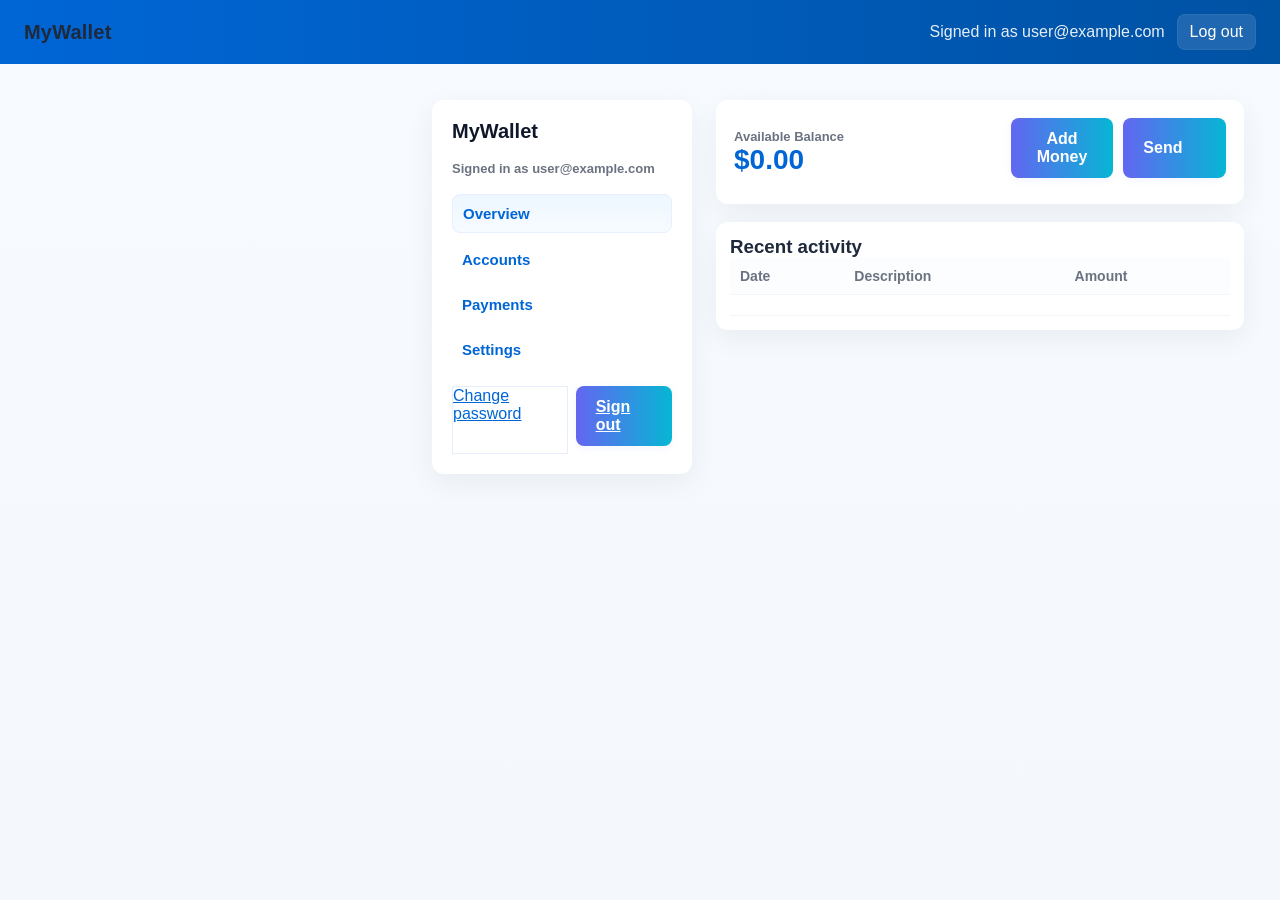
<file: dashboard_snapshot.html>
﻿
<!DOCTYPE html>
<html lang="en">
<head>
    <meta charset="UTF-8">
    <title>Dashboard | MyWallet</title>
    <link rel="stylesheet" href="style.css">
</head>
<body>

    <header class="topbar">
        <h2>MyWallet</h2>
        <div style="display:flex;align-items:center;gap:12px;color:#fff">
            <span style="opacity:.9">Signed in as user@example.com</span>
                        <a class="logout" href="logout.php">Log out</a>
        </div>
    </header>

    <main class="container">
                <div class="bank-wrap">
            <aside class="bank-sidebar">
                <div class="bank-brand">MyWallet</div>
                <div class="muted-small">Signed in as user@example.com</div>
                <nav class="nav">
                    <a href="#" class="active">Overview</a>
                    <a href="#">Accounts</a>
                    <a href="#">Payments</a>
                    <a href="#">Settings</a>
                </nav>
                <div style="margin-top:auto;display:flex;gap:8px">
                    <a class="btn-ghost" href="change_password.php">Change password</a>
                    <a class="btn" href="logout.php">Sign out</a>
                </div>
            </aside>

            <section>
                <div class="account-card">
                    <div style="display:flex;align-items:center;justify-content:space-between">
                        <div>
                            <div class="muted-small">Available Balance</div>
                            <div id="account-balance" class="account-balance">$0.00</div>
                        </div>
                        <div class="quick-actions">
                            <button id="add-money" class="btn btn-primary">Add Money</button>
                            <button id="open-send" class="btn btn-ghost">Send</button>
                        </div>
                    </div>
                </div>

                <div style="height:18px"></div>

                <div class="transactions-table">
                    <h3>Recent activity</h3>
                    <div id="tx-list">
<table><thead><tr><th>Date</th><th>Description</th><th>Amount</th></tr></thead><tbody>
<tr><td></td><td></td><td></td></tr>
</tbody></table>
</div>
                </div>
            </section>
        </div>

        <!-- Send money modal -->
        <div id="send-modal" class="modal" style="display:none">
            <div class="card">
                <div style="display:flex;align-items:center;justify-content:space-between">
                    <h3 style="margin:0">Send Money</h3>
                    <button id="close-send" class="close-btn">✕</button>
                </div>
                <form id="send-form" class="send-form" onsubmit="return false;">
                    <input name="to" placeholder="Recipient (email or account)" required>
                    <input name="amount" placeholder="Amount (USD)" type="number" step="0.01" required>
                    <div style="display:flex;gap:8px;justify-content:flex-end">
                        <button type="button" class="btn" id="cancel-send">Cancel</button>
                        <button type="submit" class="btn btn-primary">Send</button>
                    </div>
                </form>
            </div>
        </div>

    </main>
    <script>window.__USER_ID__ = 2;</script>
    <link rel="stylesheet" href="bank.css">
    <script src="bank.js"></script>

</body>
</html>
</file>
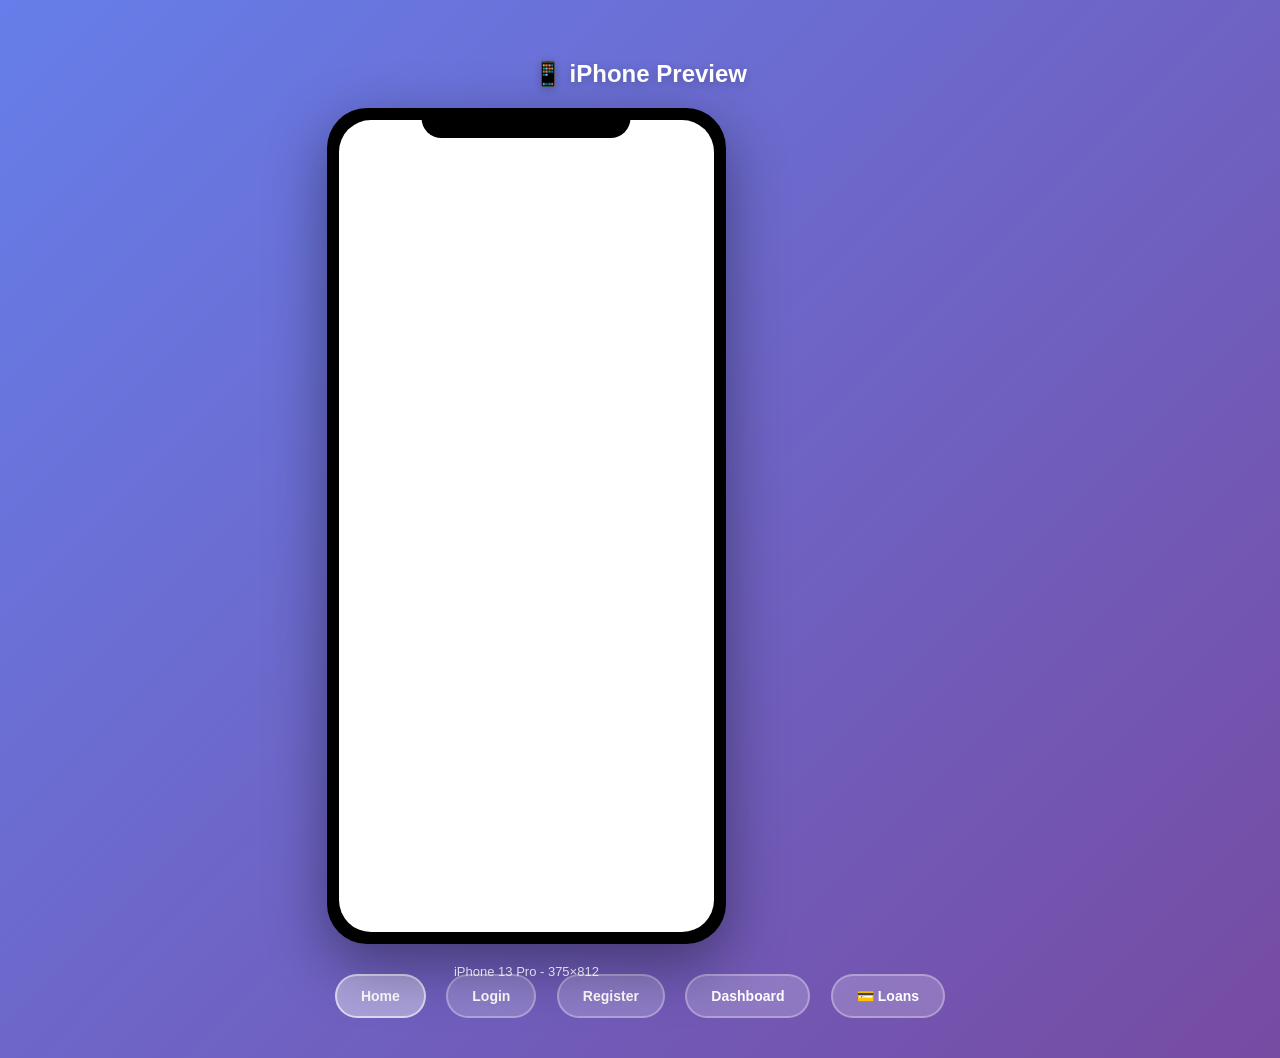
<file: iphone_preview.html>
<!DOCTYPE html>
<html lang="en">
<head>
    <meta charset="UTF-8">
    <meta name="viewport" content="width=device-width, initial-scale=1.0">
    <title>iPhone Preview - Mivonta</title>
    <style>
        body {
            margin: 0;
            padding: 40px 20px;
            background: linear-gradient(135deg, #667eea 0%, #764ba2 100%);
            font-family: -apple-system, BlinkMacSystemFont, "Segoe UI", Roboto, Arial, sans-serif;
            display: flex;
            justify-content: center;
            align-items: center;
            min-height: 100vh;
        }
        .phone-container {
            position: relative;
            width: 375px;
            height: 812px;
            background: #000;
            border-radius: 40px;
            padding: 12px;
            box-shadow: 0 20px 60px rgba(0,0,0,0.4);
        }
        .phone-notch {
            position: absolute;
            top: 0;
            left: 50%;
            transform: translateX(-50%);
            width: 209px;
            height: 30px;
            background: #000;
            border-radius: 0 0 20px 20px;
            z-index: 10;
        }
        .phone-screen {
            width: 100%;
            height: 100%;
            background: #fff;
            border-radius: 32px;
            overflow: hidden;
            position: relative;
        }
        iframe {
            width: 100%;
            height: 100%;
            border: none;
            border-radius: 32px;
        }
        .controls {
            margin-top: 30px;
            text-align: center;
        }
        .controls button {
            background: rgba(255,255,255,0.2);
            border: 2px solid rgba(255,255,255,0.3);
            color: #fff;
            padding: 12px 24px;
            margin: 0 8px;
            border-radius: 25px;
            cursor: pointer;
            font-size: 14px;
            font-weight: 600;
            transition: all 0.3s ease;
        }
        .controls button:hover {
            background: rgba(255,255,255,0.3);
            transform: translateY(-2px);
        }
        .controls button.active {
            background: rgba(255,255,255,0.4);
            border-color: rgba(255,255,255,0.6);
        }
        h2 {
            color: #fff;
            text-align: center;
            margin-bottom: 20px;
            font-size: 24px;
            font-weight: 600;
            text-shadow: 0 2px 10px rgba(0,0,0,0.2);
        }
        .device-info {
            position: absolute;
            bottom: -35px;
            left: 0;
            right: 0;
            text-align: center;
            color: rgba(255,255,255,0.8);
            font-size: 13px;
            font-weight: 500;
        }
    </style>
</head>
<body>
    <div>
        <h2>📱 iPhone Preview</h2>
        <div class="phone-container">
            <div class="phone-notch"></div>
            <div class="phone-screen">
                <iframe id="preview-frame" src="http://localhost:8000/index.html"></iframe>
            </div>
            <div class="device-info">iPhone 13 Pro - 375×812</div>
        </div>
        <div class="controls">
            <button onclick="loadPage('index.html')" class="active">Home</button>
            <button onclick="loadPage('login.html')">Login</button>
            <button onclick="loadPage('register.html')">Register</button>
            <button onclick="loadPage('dashboard.php')">Dashboard</button>
            <button onclick="loadPage('loans.php')">💳 Loans</button>
        </div>
    </div>

    <script>
        function loadPage(page) {
            document.getElementById('preview-frame').src = 'http://localhost:8000/' + page;
            
            // Update active button
            document.querySelectorAll('.controls button').forEach(btn => {
                btn.classList.remove('active');
            });
            event.target.classList.add('active');
        }
    </script>
</body>
</html>
</file>
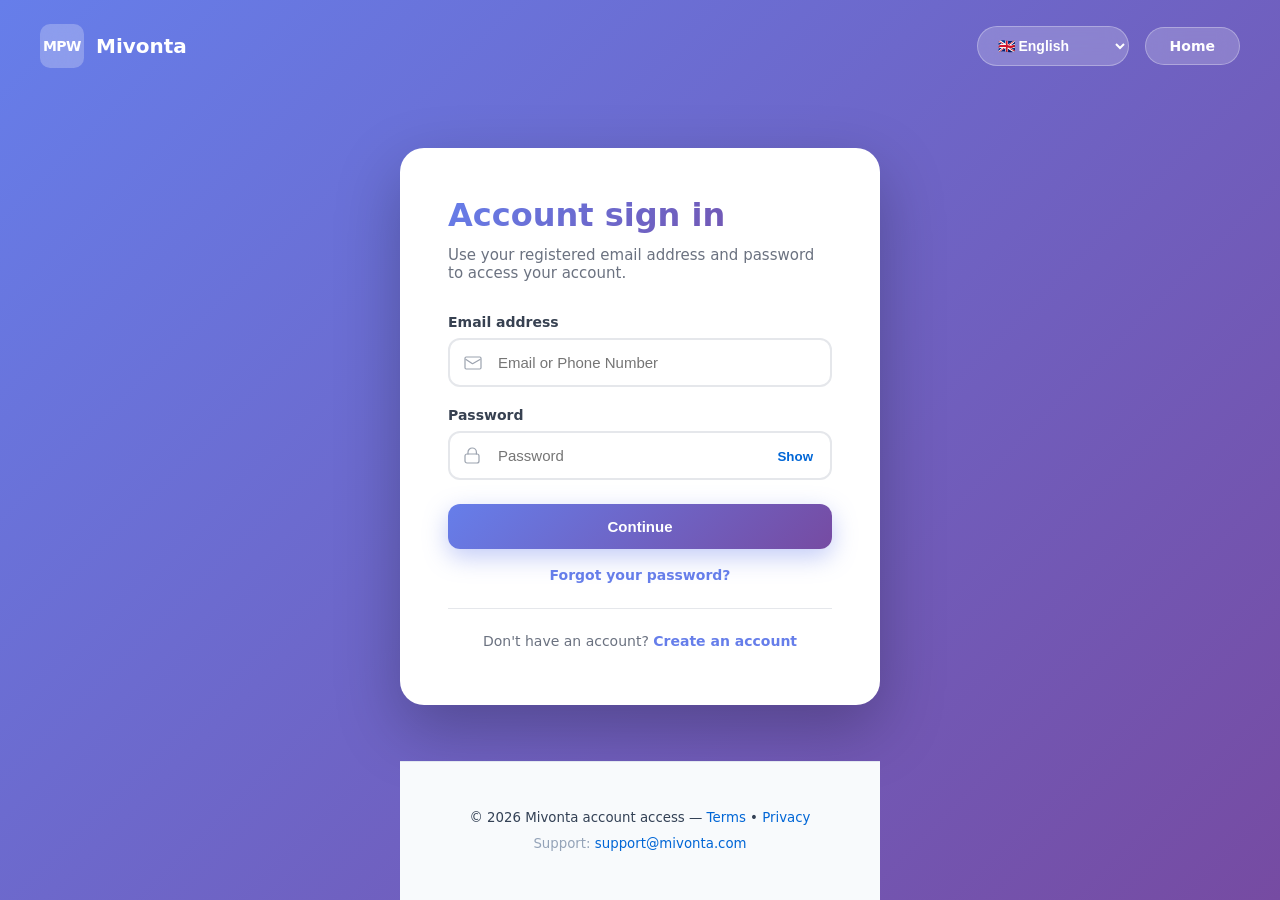
<file: login.html>
<!DOCTYPE html>
<html lang="en">
<head>
    <meta charset="UTF-8">
    <title>Sign in | Mivonta</title>
    <link rel="stylesheet" href="style.css">
    <style>
        body {
            background: linear-gradient(135deg, #667eea 0%, #764ba2 100%);
            min-height: 100vh;
            display: flex;
            flex-direction: column;
        }
        .auth-topbar {
            padding: 24px 40px;
            display: flex;
            justify-content: space-between;
            align-items: center;
        }
        .auth-logo {
            display: flex;
            align-items: center;
            gap: 12px;
        }
        .auth-logo-icon {
            width: 44px;
            height: 44px;
            background: rgba(255,255,255,0.25);
            backdrop-filter: blur(10px);
            border-radius: 10px;
            display: flex;
            align-items: center;
            justify-content: center;
            font-weight: 900;
            font-size: 14px;
            color: #fff;
            letter-spacing: -0.5px;
        }
        .auth-logo h2 {
            font-size: 20px;
            font-weight: 700;
            color: #fff;
            margin: 0;
        }
        .auth-home-link {
            padding: 10px 24px;
            border-radius: 24px;
            background: rgba(255,255,255,0.2);
            backdrop-filter: blur(10px);
            color: #fff;
            text-decoration: none;
            font-weight: 600;
            font-size: 14px;
            transition: all 0.3s ease;
            border: 1px solid rgba(255,255,255,0.3);
        }
        .auth-home-link:hover {
            background: rgba(255,255,255,0.3);
            transform: translateY(-2px);
        }
        .auth-container {
            flex: 1;
            display: flex;
            align-items: center;
            justify-content: center;
            padding: 40px 20px;
        }
        .auth-card {
            background: #fff;
            border-radius: 24px;
            box-shadow: 0 24px 64px rgba(0,0,0,0.25);
            padding: 48px;
            max-width: 480px;
            width: 100%;
        }
        .auth-card h2 {
            font-size: 32px;
            font-weight: 800;
            margin-bottom: 12px;
            background: linear-gradient(135deg, #667eea 0%, #764ba2 100%);
            -webkit-background-clip: text;
            -webkit-text-fill-color: transparent;
            background-clip: text;
        }
        .auth-card p {
            color: #6b7280;
            margin-bottom: 32px;
            font-size: 15px;
        }
        .modern-input {
            margin-bottom: 20px;
        }
        .modern-input label {
            display: block;
            font-weight: 600;
            font-size: 14px;
            color: #374151;
            margin-bottom: 8px;
        }
        .input-wrapper {
            position: relative;
        }
        .input-wrapper svg {
            position: absolute;
            left: 16px;
            top: 50%;
            transform: translateY(-50%);
            color: #9ca3af;
            z-index: 1;
        }
        .modern-input input {
            width: 100%;
            padding: 14px 16px 14px 48px;
            border: 2px solid #e5e7eb;
            border-radius: 12px;
            font-size: 15px;
            transition: all 0.3s ease;
            box-sizing: border-box;
        }
        .modern-input input:focus {
            outline: none;
            border-color: #667eea;
            box-shadow: 0 0 0 4px rgba(102,126,234,0.1);
        }
        .auth-actions {
            display: flex;
            flex-direction: column;
            gap: 16px;
            margin-top: 24px;
        }
        .btn-modern {
            width: 100%;
            padding: 14px 24px;
            border-radius: 12px;
            font-weight: 600;
            font-size: 15px;
            border: none;
            cursor: pointer;
            transition: all 0.3s ease;
        }
        .btn-modern.primary {
            background: linear-gradient(135deg, #667eea 0%, #764ba2 100%);
            color: #fff;
            box-shadow: 0 8px 24px rgba(102,126,234,0.4);
        }
        .btn-modern.primary:hover {
            transform: translateY(-2px);
            box-shadow: 0 12px 32px rgba(102,126,234,0.5);
        }
        .forgot-link {
            text-align: center;
            margin-top: 16px;
        }
        .forgot-link a {
            color: #667eea;
            text-decoration: none;
            font-size: 14px;
            font-weight: 600;
        }
        .forgot-link a:hover {
            text-decoration: underline;
        }
        .divider {
            text-align: center;
            margin: 24px 0;
            position: relative;
        }
        .divider::before {
            content: '';
            position: absolute;
            left: 0;
            top: 50%;
            width: 100%;
            height: 1px;
            background: #e5e7eb;
        }
        .divider span {
            background: #fff;
            padding: 0 12px;
            color: #9ca3af;
            font-size: 14px;
            position: relative;
            z-index: 1;
        }
        .auth-footer {
            text-align: center;
            margin-top: 24px;
            padding-top: 24px;
            border-top: 1px solid #e5e7eb;
        }
        .auth-footer p {
            color: #6b7280;
            font-size: 14px;
            margin-bottom: 8px;
        }
        .auth-footer a {
            color: #667eea;
            text-decoration: none;
            font-weight: 600;
        }
        .auth-footer a:hover {
            text-decoration: underline;
        }
        .tip-box {
            background: linear-gradient(135deg, #fef3c7 0%, #fde68a 100%);
            border-left: 4px solid #f59e0b;
            padding: 12px 16px;
            border-radius: 8px;
            margin-top: 16px;
            font-size: 13px;
            color: #78350f;
        }
        @media (max-width: 768px) {
            .auth-card {
                padding: 32px 24px;
            }
            .auth-topbar {
                padding: 20px;
            }
            .auth-logo h2 {
                font-size: 16px;
            }
            .auth-logo-icon {
                width: 36px;
                height: 36px;
                font-size: 12px;
            }
        }
        @media (max-width: 480px) {
            .auth-card {
                padding: 24px 20px;
            }
            .auth-card h2 {
                font-size: 28px;
                font-weight: 900;
            }
            .auth-card p {
                font-weight: 500;
            }
            .auth-topbar {
                padding: 16px;
                flex-wrap: wrap;
                gap: 12px;
            }
            .modern-input label {
                font-weight: 700;
                font-size: 15px;
            }
            .modern-input input {
                font-size: 16px;
                font-weight: 500;
            }
            .btn-modern {
                font-weight: 700;
                font-size: 16px;
            }
            .auth-footer p,
            .auth-footer a {
                font-weight: 600;
            }
            .tip-box {
                font-weight: 600;
            }
            footer {
                padding: 32px 16px !important;
            }
        }
    </style>
</head>
<body>
    <header class="auth-topbar">
        <div class="auth-logo">
            <div class="auth-logo-icon">MPW</div>
            <h2 data-i18n="site-title">Mivonta</h2>
        </div>
        <div style="display:flex;align-items:center;gap:16px">
            <select id="lang-select" style="padding:10px 16px;border-radius:24px;background:rgba(255,255,255,0.2);backdrop-filter:blur(10px);color:#fff;font-weight:600;font-size:14px;border:1px solid rgba(255,255,255,0.3);cursor:pointer;outline:none">
                <option value="en">🇬🇧 English</option>
                <option value="es">🇪🇸 Español</option>
                <option value="fr">🇫🇷 Français</option>
                <option value="de">🇩🇪 Deutsch</option>
                <option value="it">🇮🇹 Italiano</option>
                <option value="pt">🇵🇹 Português</option>
                <option value="ko">🇰🇷 한국어</option>
                <option value="ja">🇯🇵 日本語</option>
                <option value="zh-tw">🇹🇼 繁體中文</option>
                <option value="ar">🇸🇦 العربية</option>
                <option value="hi">🇮🇳 हिन्दी</option>
                <option value="ru">🇷🇺 Русский</option>
                <option value="nl">🇳🇱 Nederlands</option>
            </select>
            <a class="auth-home-link" href="/" data-i18n="nav-home">🏠 Home</a>
        </div>
    </header>

    <div class="auth-container">
        <div class="auth-card">
            <h2 data-i18n="welcome-back">Welcome back</h2>
            <p data-i18n="sign-in-message">Use your registered email address and password to access your account.</p>

            <form method="post" action="login.php">
                <div class="modern-input">
                    <label for="email" data-i18n="email-address">Email address</label>
                    <div class="input-wrapper">
                        <svg width="18" height="14" viewBox="0 0 18 14" fill="none" xmlns="http://www.w3.org/2000/svg"><path d="M1 2.2C1 1.537 1.537 1 2.2 1h13.6c.663 0 1.2.537 1.2 1.2v9.6c0 .663-.537 1.2-1.2 1.2H2.2A1.2 1.2 0 011 11.8V2.2z" stroke="currentColor" stroke-width="1.2" stroke-linecap="round" stroke-linejoin="round"/><path d="M2 3.4l6.1 4.2c.3.2.6.2.9 0L16 3.4" stroke="currentColor" stroke-width="1.2" stroke-linecap="round" stroke-linejoin="round"/></svg>
                        <input type="email" id="email" name="email" data-i18n-placeholder="email-or-phone" placeholder="you@example.com" required>
                    </div>
                </div>

                <div class="modern-input">
                    <label for="password" data-i18n="password">Password</label>
                    <div class="input-wrapper">
                        <svg width="16" height="18" viewBox="0 0 16 18" fill="none" xmlns="http://www.w3.org/2000/svg"><rect x="1" y="7" width="14" height="9" rx="2" stroke="currentColor" stroke-width="1.2"/><path d="M4 7V5.2C4 2.92 5.92 1 8.2 1S12.4 2.92 12.4 5.2V7" stroke="currentColor" stroke-width="1.2" stroke-linecap="round" stroke-linejoin="round"/></svg>
                        <input type="password" id="password" name="password" data-i18n-placeholder="password" placeholder="Enter your password" required>
                    </div>
                </div>

                <div class="auth-actions">
                    <button class="btn-modern primary" type="submit" data-i18n="sign-in-btn">Continue</button>
                </div>

                <div class="forgot-link">
                    <a href="forgot.php" data-i18n="forgot-password">Forgot your password?</a>
                </div>
            </form>

            <div class="auth-footer">
                <p><span data-i18n="no-account">Don't have an account?</span> <a href="register.php" data-i18n="create-account">Create an account</a></p>
            </div>
        </div>
    </div>
    
    <footer style="text-align:center;padding:48px 20px;color:#6b7280;background:#f8fafc;border-top:1px solid #e2e8f0">
        <small style="display:block;margin-bottom:8px">&copy; 2026 Mivonta account access — <a href="terms.html" style="color:#0066d6;text-decoration:none" data-i18n="terms">Terms</a> • <a href="privacy.html" style="color:#0066d6;text-decoration:none" data-i18n="privacy">Privacy</a></small>
        <small style="color:#94a3b8">Support: <a href="mailto:support@mivonta.com" style="color:#0066d6;text-decoration:none">support@mivonta.com</a></small>
    </footer>
    
<script src="i18n_enhanced.js?v=20260427d"></script>
<script src="showhide.js?v=20260427c"></script>
</body>
</html>
</file>
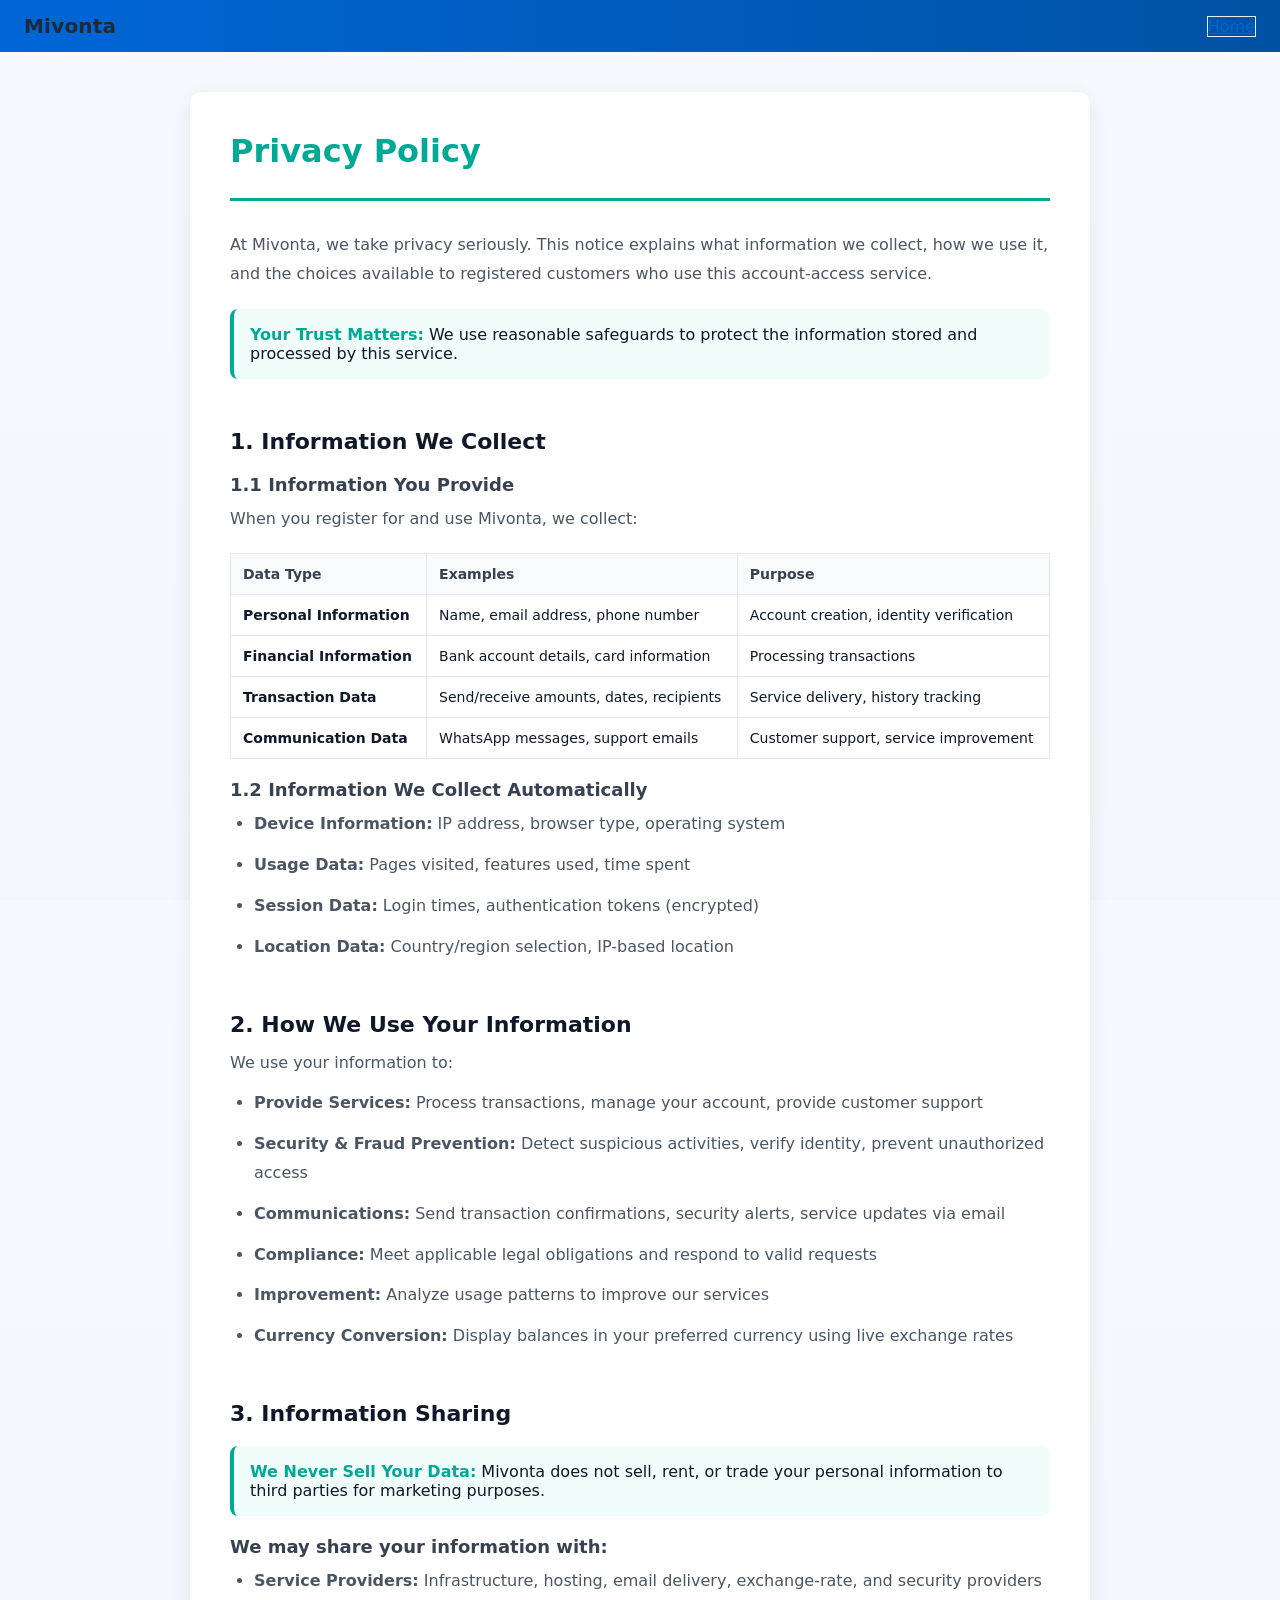
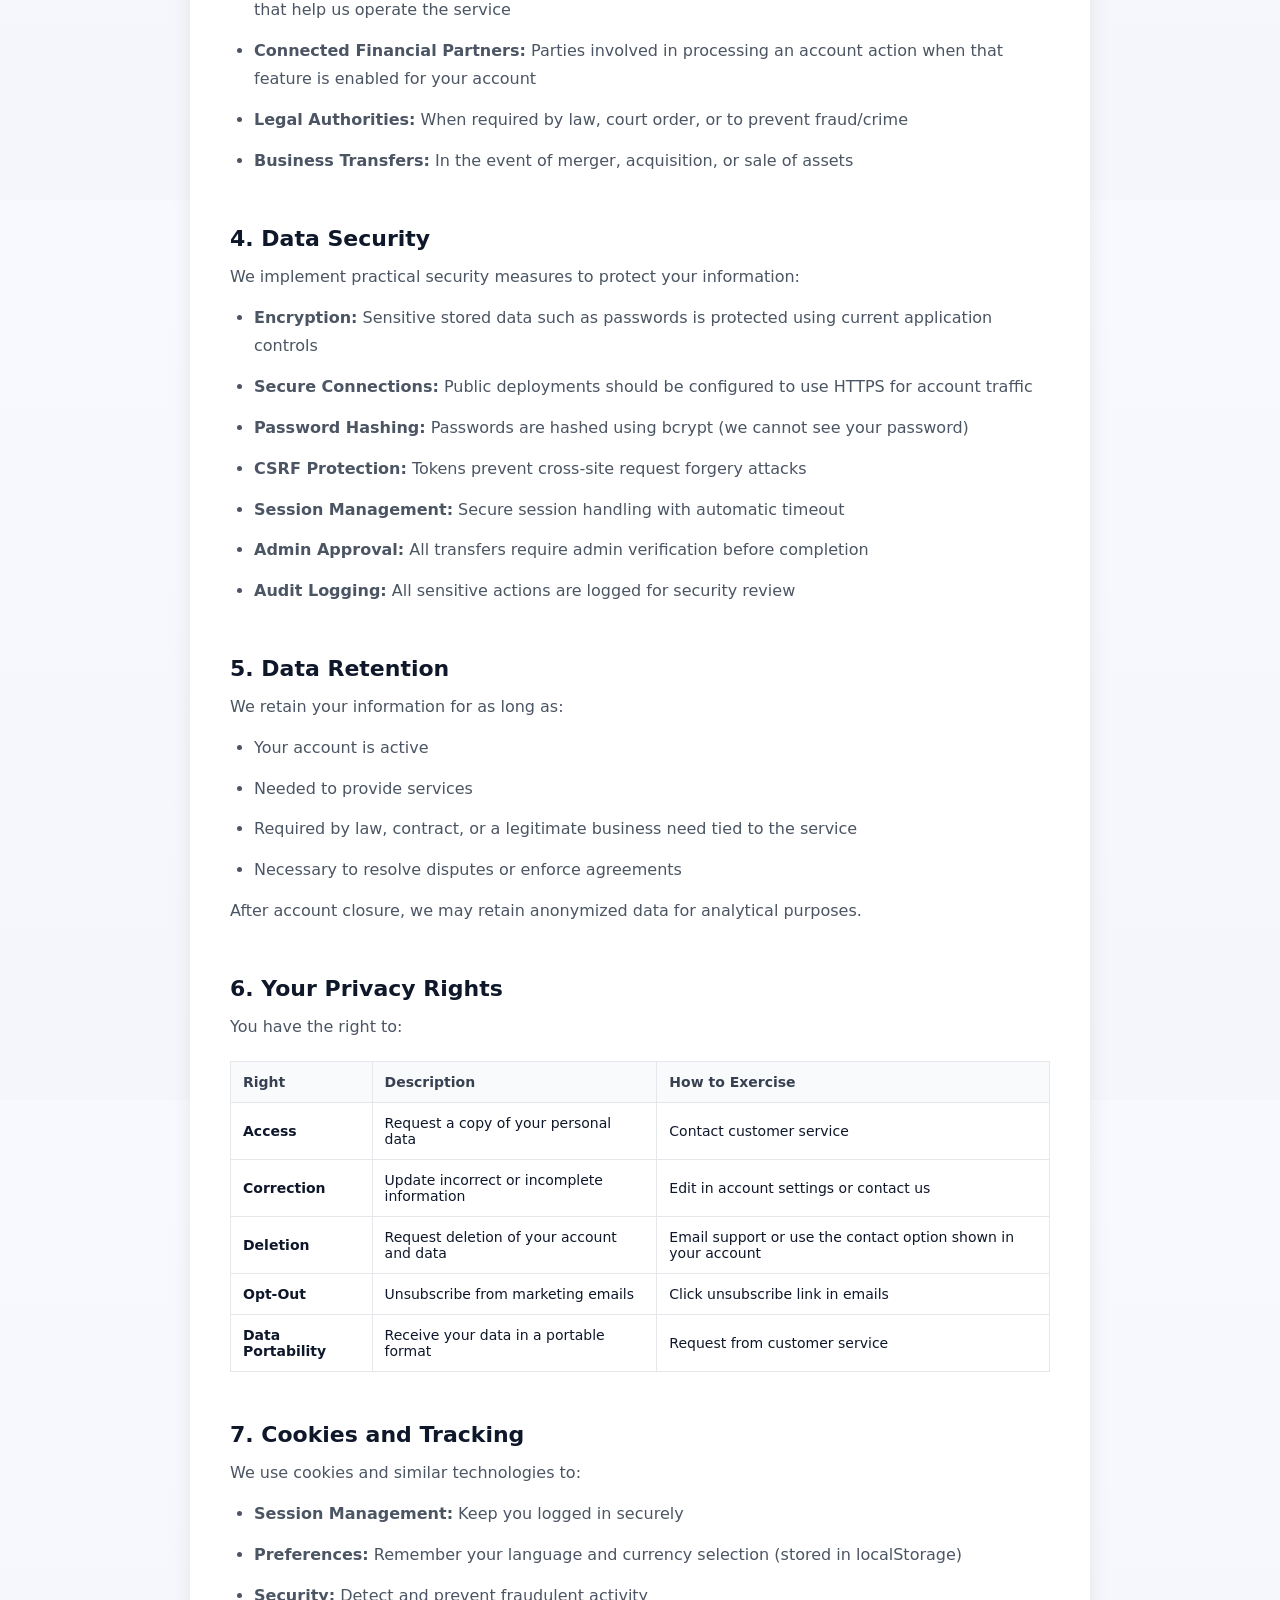
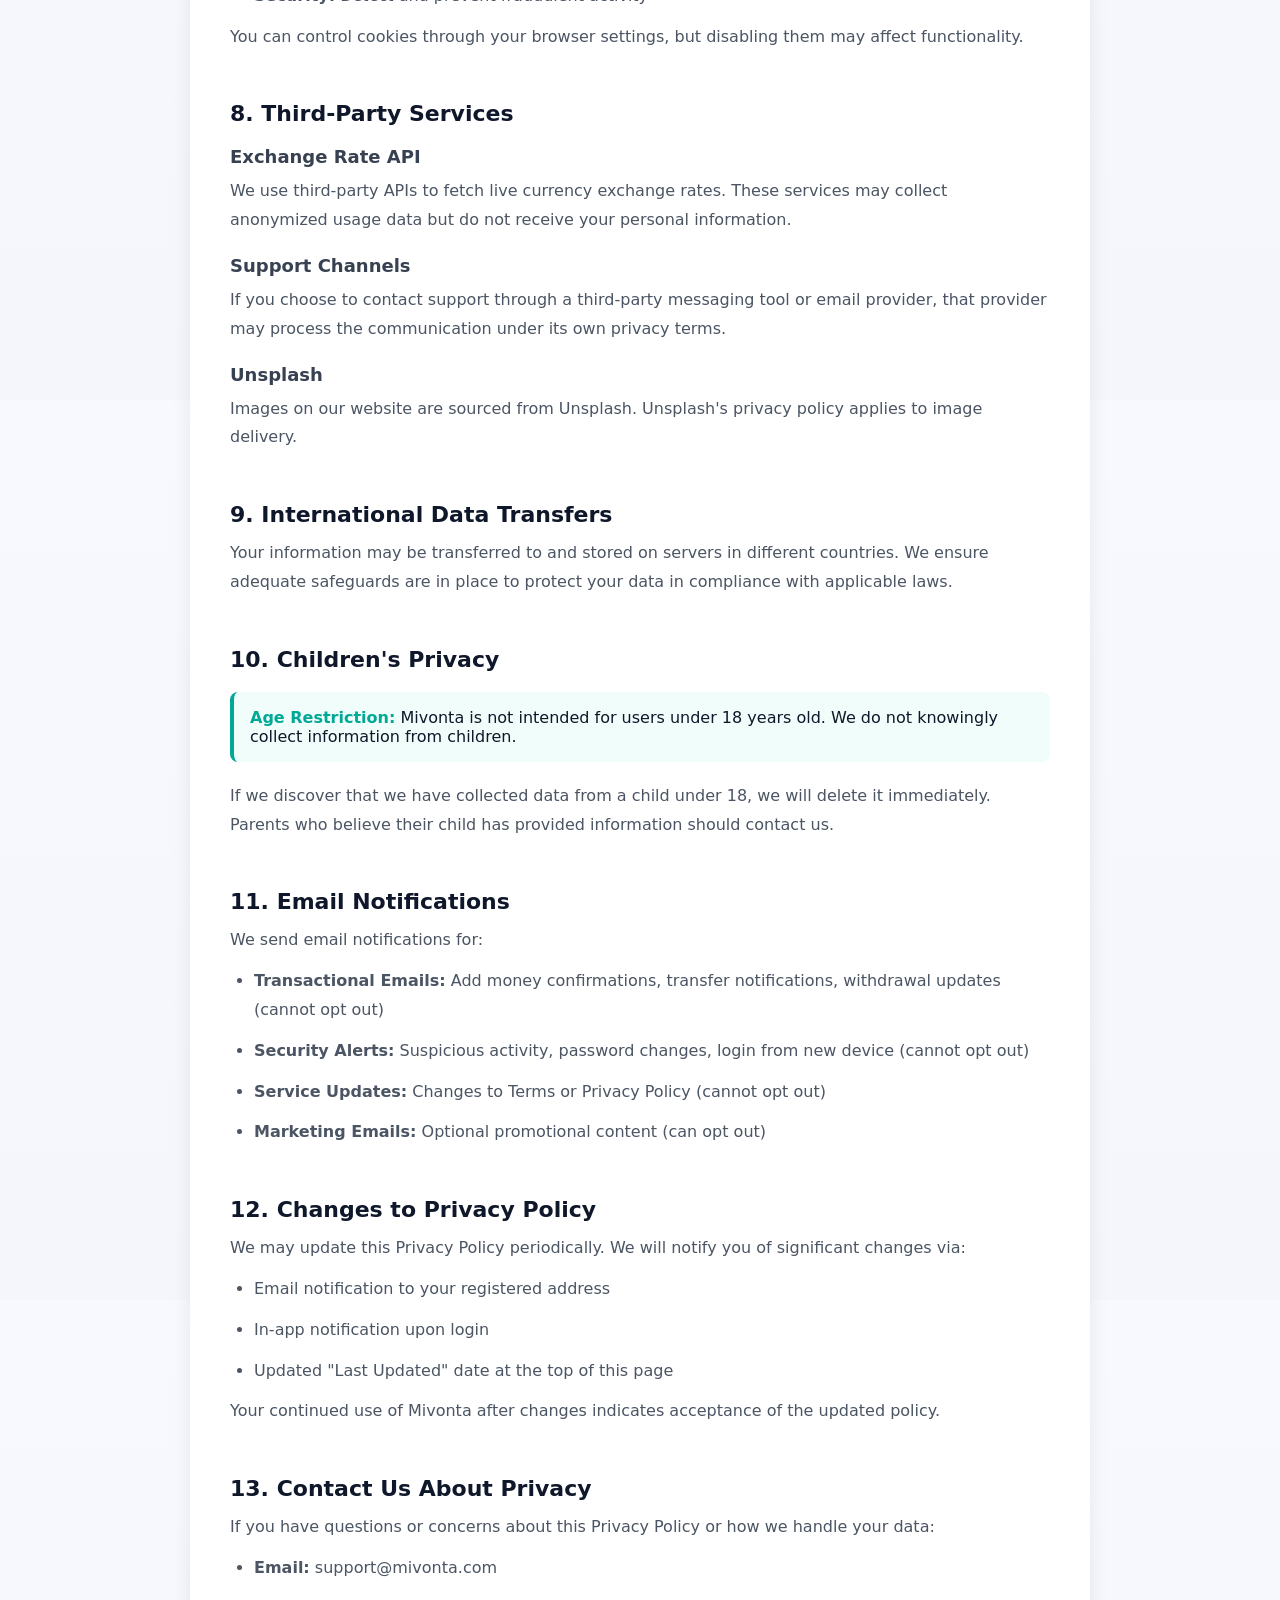
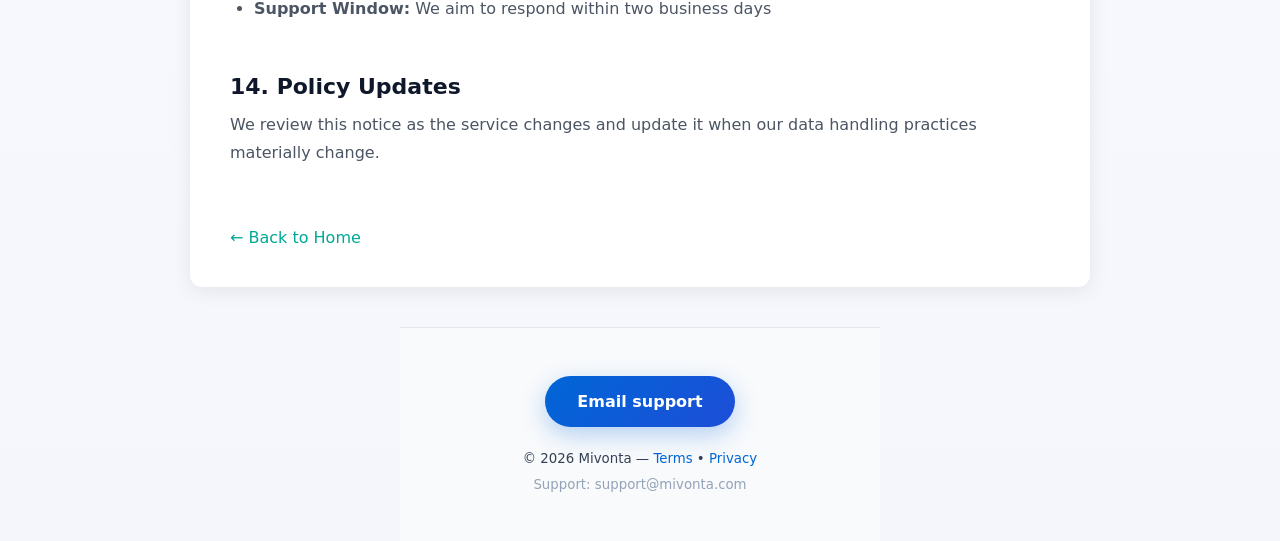
<file: privacy.html>
<!DOCTYPE html>
<html lang="en">
<head>
    <meta charset="UTF-8">
    <meta name="viewport" content="width=device-width, initial-scale=1.0">
    <title>Privacy Policy - Mivonta</title>
    <meta name="description" content="Privacy policy for Mivonta, covering account data, service operations, security controls, and support communications.">
    <meta name="robots" content="index,follow">
    <link rel="canonical" href="/privacy.html">
    <link rel="stylesheet" href="style.css">
    <style>
        .legal-container {
            max-width: 900px;
            margin: 40px auto;
            padding: 40px;
            background: #fff;
            border-radius: 12px;
            box-shadow: 0 4px 20px rgba(0,0,0,0.08);
        }
        .legal-header {
            border-bottom: 3px solid #00a896;
            padding-bottom: 20px;
            margin-bottom: 30px;
        }
        .legal-header h1 {
            color: #00a896;
            margin-bottom: 8px;
        }
        .legal-header .updated {
            color: #6b7280;
            font-size: 14px;
        }
        .section {
            margin: 30px 0;
        }
        .section h2 {
            color: #0f172a;
            font-size: 22px;
            margin-bottom: 12px;
            padding-top: 20px;
        }
        .section h3 {
            color: #374151;
            font-size: 18px;
            margin: 20px 0 10px 0;
        }
        .section p, .section li {
            color: #4b5563;
            line-height: 1.8;
            margin-bottom: 12px;
        }
        .section ul {
            padding-left: 24px;
        }
        .highlight-box {
            background: #f0fdfa;
            border-left: 4px solid #00a896;
            padding: 16px;
            margin: 20px 0;
            border-radius: 8px;
        }
        .highlight-box strong {
            color: #00a896;
        }
        .data-table {
            width: 100%;
            border-collapse: collapse;
            margin: 20px 0;
        }
        .data-table th, .data-table td {
            border: 1px solid #e5e7eb;
            padding: 12px;
            text-align: left;
        }
        .data-table th {
            background: #f9fafb;
            font-weight: 600;
            color: #374151;
        }
        .back-link {
            display: inline-block;
            margin-top: 30px;
            color: #00a896;
            text-decoration: none;
            font-weight: 500;
        }
        .back-link:hover {
            text-decoration: underline;
        }
    </style>
</head>
<body>
    <header class="topbar">
        <h2 data-i18n="site-title">Mivonta</h2>
        <a class="btn-ghost" href="/" data-i18n="nav-home">Back to Home</a>
    </header>

    <div class="legal-container">
        <div class="legal-header">
            <h1 data-i18n="privacy-title">Privacy Policy</h1>
        </div>

        <div class="section" id="legal-content">
            <p>At Mivonta, we take privacy seriously. This notice explains what information we collect, how we use it, and the choices available to registered customers who use this account-access service.</p>
            <div class="highlight-box">
                <strong>Your Trust Matters:</strong> We use reasonable safeguards to protect the information stored and processed by this service.
            </div>
        </div>

        <div class="section">
            <h2>1. Information We Collect</h2>
            
            <h3>1.1 Information You Provide</h3>
            <p>When you register for and use Mivonta, we collect:</p>
            <table class="data-table">
                <thead>
                    <tr>
                        <th>Data Type</th>
                        <th>Examples</th>
                        <th>Purpose</th>
                    </tr>
                </thead>
                <tbody>
                    <tr>
                        <td><strong>Personal Information</strong></td>
                        <td>Name, email address, phone number</td>
                        <td>Account creation, identity verification</td>
                    </tr>
                    <tr>
                        <td><strong>Financial Information</strong></td>
                        <td>Bank account details, card information</td>
                        <td>Processing transactions</td>
                    </tr>
                    <tr>
                        <td><strong>Transaction Data</strong></td>
                        <td>Send/receive amounts, dates, recipients</td>
                        <td>Service delivery, history tracking</td>
                    </tr>
                    <tr>
                        <td><strong>Communication Data</strong></td>
                        <td>WhatsApp messages, support emails</td>
                        <td>Customer support, service improvement</td>
                    </tr>
                </tbody>
            </table>

            <h3>1.2 Information We Collect Automatically</h3>
            <ul>
                <li><strong>Device Information:</strong> IP address, browser type, operating system</li>
                <li><strong>Usage Data:</strong> Pages visited, features used, time spent</li>
                <li><strong>Session Data:</strong> Login times, authentication tokens (encrypted)</li>
                <li><strong>Location Data:</strong> Country/region selection, IP-based location</li>
            </ul>
        </div>

        <div class="section">
            <h2>2. How We Use Your Information</h2>
            <p>We use your information to:</p>
            <ul>
                <li><strong>Provide Services:</strong> Process transactions, manage your account, provide customer support</li>
                <li><strong>Security & Fraud Prevention:</strong> Detect suspicious activities, verify identity, prevent unauthorized access</li>
                <li><strong>Communications:</strong> Send transaction confirmations, security alerts, service updates via email</li>
                <li><strong>Compliance:</strong> Meet applicable legal obligations and respond to valid requests</li>
                <li><strong>Improvement:</strong> Analyze usage patterns to improve our services</li>
                <li><strong>Currency Conversion:</strong> Display balances in your preferred currency using live exchange rates</li>
            </ul>
        </div>

        <div class="section">
            <h2>3. Information Sharing</h2>
            
            <div class="highlight-box">
                <strong>We Never Sell Your Data:</strong> Mivonta does not sell, rent, or trade your personal information to third parties for marketing purposes.
            </div>

            <h3>We may share your information with:</h3>
            <ul>
                <li><strong>Service Providers:</strong> Infrastructure, hosting, email delivery, exchange-rate, and security providers that help us operate the service</li>
                <li><strong>Connected Financial Partners:</strong> Parties involved in processing an account action when that feature is enabled for your account</li>
                <li><strong>Legal Authorities:</strong> When required by law, court order, or to prevent fraud/crime</li>
                <li><strong>Business Transfers:</strong> In the event of merger, acquisition, or sale of assets</li>
            </ul>
        </div>

        <div class="section">
            <h2>4. Data Security</h2>
            <p>We implement practical security measures to protect your information:</p>
            <ul>
                <li><strong>Encryption:</strong> Sensitive stored data such as passwords is protected using current application controls</li>
                <li><strong>Secure Connections:</strong> Public deployments should be configured to use HTTPS for account traffic</li>
                <li><strong>Password Hashing:</strong> Passwords are hashed using bcrypt (we cannot see your password)</li>
                <li><strong>CSRF Protection:</strong> Tokens prevent cross-site request forgery attacks</li>
                <li><strong>Session Management:</strong> Secure session handling with automatic timeout</li>
                <li><strong>Admin Approval:</strong> All transfers require admin verification before completion</li>
                <li><strong>Audit Logging:</strong> All sensitive actions are logged for security review</li>
            </ul>
        </div>

        <div class="section">
            <h2>5. Data Retention</h2>
            <p>We retain your information for as long as:</p>
            <ul>
                <li>Your account is active</li>
                <li>Needed to provide services</li>
                <li>Required by law, contract, or a legitimate business need tied to the service</li>
                <li>Necessary to resolve disputes or enforce agreements</li>
            </ul>
            <p>After account closure, we may retain anonymized data for analytical purposes.</p>
        </div>

        <div class="section">
            <h2>6. Your Privacy Rights</h2>
            <p>You have the right to:</p>
            
            <table class="data-table">
                <thead>
                    <tr>
                        <th>Right</th>
                        <th>Description</th>
                        <th>How to Exercise</th>
                    </tr>
                </thead>
                <tbody>
                    <tr>
                        <td><strong>Access</strong></td>
                        <td>Request a copy of your personal data</td>
                        <td>Contact customer service</td>
                    </tr>
                    <tr>
                        <td><strong>Correction</strong></td>
                        <td>Update incorrect or incomplete information</td>
                        <td>Edit in account settings or contact us</td>
                    </tr>
                    <tr>
                        <td><strong>Deletion</strong></td>
                        <td>Request deletion of your account and data</td>
                        <td>Email support or use the contact option shown in your account</td>
                    </tr>
                    <tr>
                        <td><strong>Opt-Out</strong></td>
                        <td>Unsubscribe from marketing emails</td>
                        <td>Click unsubscribe link in emails</td>
                    </tr>
                    <tr>
                        <td><strong>Data Portability</strong></td>
                        <td>Receive your data in a portable format</td>
                        <td>Request from customer service</td>
                    </tr>
                </tbody>
            </table>
        </div>

        <div class="section">
            <h2>7. Cookies and Tracking</h2>
            <p>We use cookies and similar technologies to:</p>
            <ul>
                <li><strong>Session Management:</strong> Keep you logged in securely</li>
                <li><strong>Preferences:</strong> Remember your language and currency selection (stored in localStorage)</li>
                <li><strong>Security:</strong> Detect and prevent fraudulent activity</li>
            </ul>
            <p>You can control cookies through your browser settings, but disabling them may affect functionality.</p>
        </div>

        <div class="section">
            <h2>8. Third-Party Services</h2>
            
            <h3>Exchange Rate API</h3>
            <p>We use third-party APIs to fetch live currency exchange rates. These services may collect anonymized usage data but do not receive your personal information.</p>
            
            <h3>Support Channels</h3>
            <p>If you choose to contact support through a third-party messaging tool or email provider, that provider may process the communication under its own privacy terms.</p>
            
            <h3>Unsplash</h3>
            <p>Images on our website are sourced from Unsplash. Unsplash's privacy policy applies to image delivery.</p>
        </div>

        <div class="section">
            <h2>9. International Data Transfers</h2>
            <p>Your information may be transferred to and stored on servers in different countries. We ensure adequate safeguards are in place to protect your data in compliance with applicable laws.</p>
        </div>

        <div class="section">
            <h2>10. Children's Privacy</h2>
            <div class="highlight-box">
                <strong>Age Restriction:</strong> Mivonta is not intended for users under 18 years old. We do not knowingly collect information from children.
            </div>
            <p>If we discover that we have collected data from a child under 18, we will delete it immediately. Parents who believe their child has provided information should contact us.</p>
        </div>

        <div class="section">
            <h2>11. Email Notifications</h2>
            <p>We send email notifications for:</p>
            <ul>
                <li><strong>Transactional Emails:</strong> Add money confirmations, transfer notifications, withdrawal updates (cannot opt out)</li>
                <li><strong>Security Alerts:</strong> Suspicious activity, password changes, login from new device (cannot opt out)</li>
                <li><strong>Service Updates:</strong> Changes to Terms or Privacy Policy (cannot opt out)</li>
                <li><strong>Marketing Emails:</strong> Optional promotional content (can opt out)</li>
            </ul>
        </div>

        <div class="section">
            <h2>12. Changes to Privacy Policy</h2>
            <p>We may update this Privacy Policy periodically. We will notify you of significant changes via:</p>
            <ul>
                <li>Email notification to your registered address</li>
                <li>In-app notification upon login</li>
                <li>Updated "Last Updated" date at the top of this page</li>
            </ul>
            <p>Your continued use of Mivonta after changes indicates acceptance of the updated policy.</p>
        </div>

        <div class="section">
            <h2>13. Contact Us About Privacy</h2>
            <p>If you have questions or concerns about this Privacy Policy or how we handle your data:</p>
            <ul>
                <li><strong>Email:</strong> support@mivonta.com</li>
                <li><strong>Support Window:</strong> We aim to respond within two business days</li>
            </ul>
        </div>

        <div class="section">
            <h2>14. Policy Updates</h2>
            <p>We review this notice as the service changes and update it when our data handling practices materially change.</p>
        </div>

        <a href="/" class="back-link" data-i18n="back-to-home">← Back to Home</a>
    </div>

    <footer style="text-align:center;padding:48px 20px;color:var(--muted);background:#f8fafc;border-top:1px solid #e2e8f0">
        <div style="margin-bottom:24px">
            <a href="mailto:support@mivonta.com" style="display:inline-flex;align-items:center;gap:12px;background:linear-gradient(135deg,#0066d6 0%,#1d4ed8 100%);color:#fff;padding:16px 32px;border-radius:50px;text-decoration:none;font-weight:600;font-size:16px;box-shadow:0 8px 24px rgba(0,102,214,0.28);transition:all 0.3s ease">
                <span data-i18n="contact-support">Email Support</span>
            </a>
        </div>
        <small style="display:block;margin-bottom:8px">&copy; 2026 Mivonta — <a href="terms.html" style="color:#0066d6;text-decoration:none" data-i18n="terms">Terms</a> • <a href="privacy.html" style="color:#0066d6;text-decoration:none" data-i18n="privacy">Privacy</a></small>
        <small style="color:#94a3b8">Support: support@mivonta.com</small>
    </footer>
    <script src="i18n_enhanced.js?v=20260427d"></script>
    <script>
        // Auto-translate page content based on user's language
        window.addEventListener('load', () => {
            const userLang = localStorage.getItem('mw_lang') || 'en';
            if (userLang !== 'en') {
                // Set translate attribute to trigger browser's auto-translation
                document.documentElement.setAttribute('translate', 'yes');
                const content = document.querySelector('.legal-container');
                if (content) {
                    content.setAttribute('translate', 'yes');
                }
            }
        });
    </script>
</body>
</html>
</file>
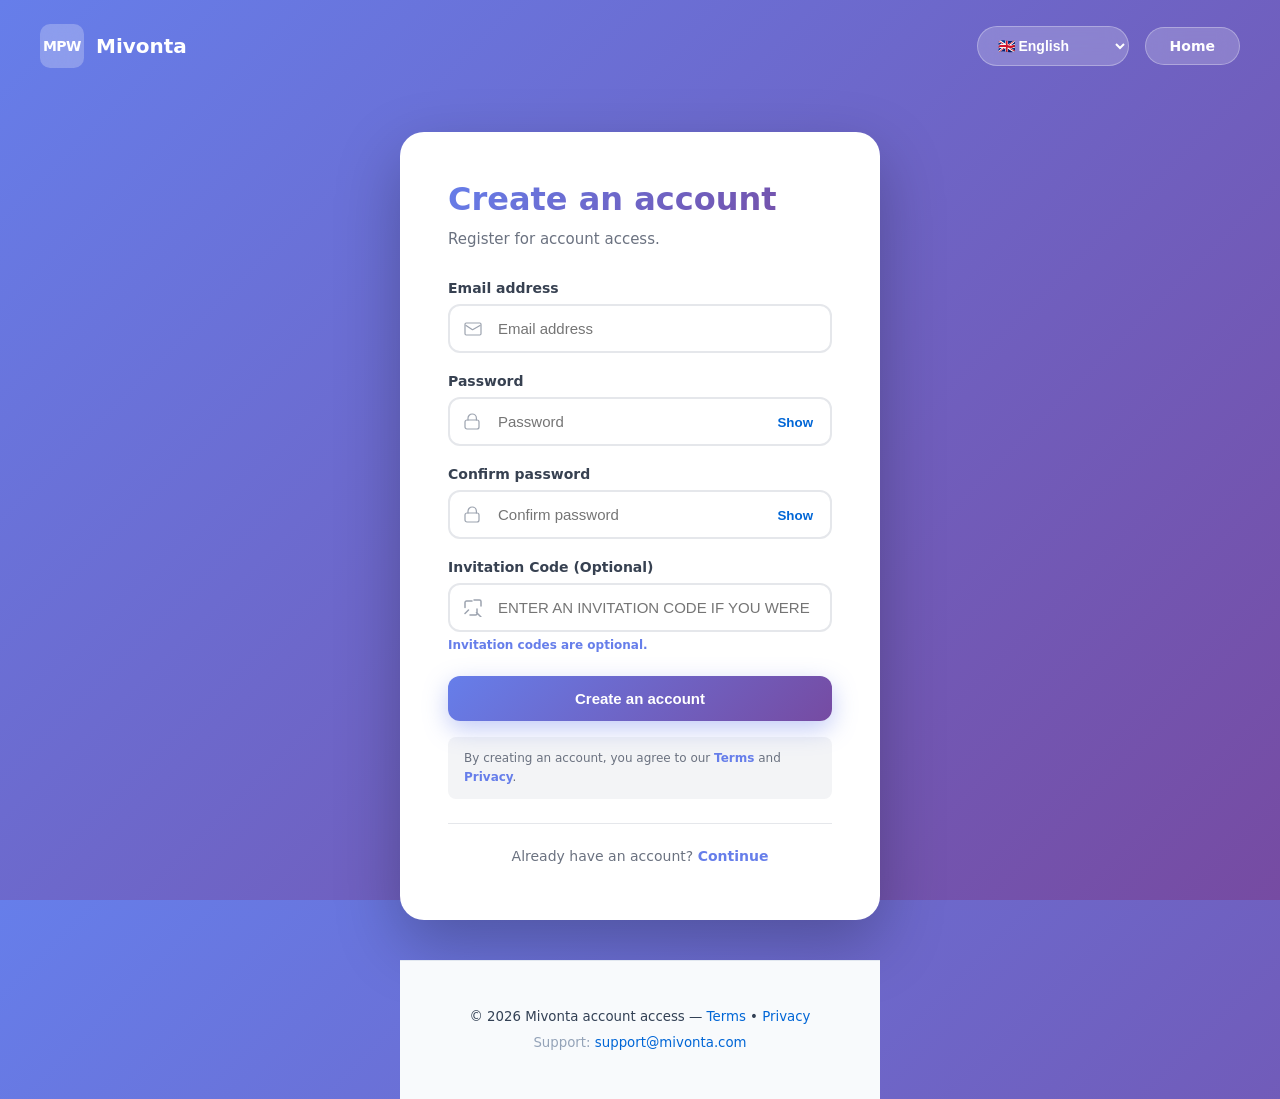
<file: register.html>
<!DOCTYPE html>
<html lang="en">
<head>
    <meta charset="UTF-8">
    <title>Create account | Mivonta</title>
    <link rel="stylesheet" href="style.css">
    <style>
        body {
            background: linear-gradient(135deg, #667eea 0%, #764ba2 100%);
            min-height: 100vh;
            display: flex;
            flex-direction: column;
        }
        .auth-topbar {
            padding: 24px 40px;
            display: flex;
            justify-content: space-between;
            align-items: center;
        }
        .auth-logo {
            display: flex;
            align-items: center;
            gap: 12px;
        }
        .auth-logo-icon {
            width: 44px;
            height: 44px;
            background: rgba(255,255,255,0.25);
            backdrop-filter: blur(10px);
            border-radius: 10px;
            display: flex;
            align-items: center;
            justify-content: center;
            font-weight: 900;
            font-size: 14px;
            color: #fff;
            letter-spacing: -0.5px;
        }
        .auth-logo h2 {
            font-size: 20px;
            font-weight: 700;
            color: #fff;
            margin: 0;
        }
        .auth-home-link {
            padding: 10px 24px;
            border-radius: 24px;
            background: rgba(255,255,255,0.2);
            backdrop-filter: blur(10px);
            color: #fff;
            text-decoration: none;
            font-weight: 600;
            font-size: 14px;
            transition: all 0.3s ease;
            border: 1px solid rgba(255,255,255,0.3);
        }
        .auth-home-link:hover {
            background: rgba(255,255,255,0.3);
            transform: translateY(-2px);
        }
        .auth-container {
            flex: 1;
            display: flex;
            align-items: center;
            justify-content: center;
            padding: 40px 20px;
        }
        .auth-card {
            background: #fff;
            border-radius: 24px;
            box-shadow: 0 24px 64px rgba(0,0,0,0.25);
            padding: 48px;
            max-width: 480px;
            width: 100%;
        }
        .auth-card h2 {
            font-size: 32px;
            font-weight: 800;
            margin-bottom: 12px;
            background: linear-gradient(135deg, #667eea 0%, #764ba2 100%);
                -webkit-background-clip: text;
                -webkit-text-fill-color: transparent;
                background-clip: text;
        }
        .auth-card p {
            color: #6b7280;
            margin-bottom: 32px;
            font-size: 15px;
        }
        .modern-input {
            margin-bottom: 20px;
        }
        .modern-input label {
            display: block;
            font-weight: 600;
            font-size: 14px;
            color: #374151;
            margin-bottom: 8px;
        }
        .input-wrapper {
            position: relative;
        }
        .input-wrapper svg {
            position: absolute;
            left: 16px;
            top: 50%;
            transform: translateY(-50%);
            color: #9ca3af;
            z-index: 1;
        }
        .modern-input input {
            width: 100%;
            padding: 14px 16px 14px 48px;
            border: 2px solid #e5e7eb;
            border-radius: 12px;
            font-size: 15px;
            transition: all 0.3s ease;
            box-sizing: border-box;
        }
        .modern-input input:focus {
            outline: none;
            border-color: #667eea;
            box-shadow: 0 0 0 4px rgba(102,126,234,0.1);
        }
        .auth-actions {
            display: flex;
            flex-direction: column;
            gap: 16px;
            margin-top: 24px;
        }
        .btn-modern {
            width: 100%;
            padding: 14px 24px;
            border-radius: 12px;
            font-weight: 600;
            font-size: 15px;
            border: none;
            cursor: pointer;
            transition: all 0.3s ease;
        }
        .btn-modern.primary {
            background: linear-gradient(135deg, #667eea 0%, #764ba2 100%);
            color: #fff;
            box-shadow: 0 8px 24px rgba(102,126,234,0.4);
        }
        .btn-modern.primary:hover {
            transform: translateY(-2px);
            box-shadow: 0 12px 32px rgba(102,126,234,0.5);
        }
        .auth-footer {
            text-align: center;
            margin-top: 24px;
            padding-top: 24px;
            border-top: 1px solid #e5e7eb;
        }
        .auth-footer p {
            color: #6b7280;
            font-size: 14px;
            margin-bottom: 8px;
        }
        .auth-footer a {
            color: #667eea;
            text-decoration: none;
            font-weight: 600;
        }
        .auth-footer a:hover {
            text-decoration: underline;
        }
        .terms-text {
            background: #f3f4f6;
            padding: 12px 16px;
            border-radius: 8px;
            margin-top: 16px;
            font-size: 12px;
            color: #6b7280;
            line-height: 1.6;
        }
        .terms-text a {
            color: #667eea;
            text-decoration: none;
            font-weight: 600;
        }
        @media (max-width: 768px) {
            .auth-card {
                padding: 32px 24px;
            }
            .auth-topbar {
                padding: 20px;
            }
            .auth-logo h2 {
                font-size: 16px;
            }
            .auth-logo-icon {
                width: 36px;
                height: 36px;
                font-size: 12px;
            }
        }
        @media (max-width: 480px) {
            .auth-card {
                padding: 24px 20px;
            }
            .auth-card h2 {
                font-size: 28px;
                font-weight: 900;
            }
            .auth-card p {
                font-weight: 500;
            }
            .auth-topbar {
                padding: 16px;
                flex-wrap: wrap;
                gap: 12px;
            }
            .modern-input label {
                font-weight: 700;
                font-size: 15px;
            }
            .modern-input input {
                font-size: 16px;
                font-weight: 500;
            }
            .btn-modern {
                font-weight: 700;
                font-size: 16px;
            }
            .auth-footer p,
            .auth-footer a {
                font-weight: 600;
            }
            .terms-text {
                font-weight: 600;
            }
            footer {
                padding: 32px 16px !important;
            }
        }
    </style>
</head>
<body>
    <header class="auth-topbar">
        <div class="auth-logo">
            <div class="auth-logo-icon">MPW</div>
            <h2 data-i18n="site-title">Mivonta</h2>
        </div>
        <div style="display:flex;align-items:center;gap:16px">
            <select id="lang-select" style="padding:10px 16px;border-radius:24px;background:rgba(255,255,255,0.2);backdrop-filter:blur(10px);color:#fff;font-weight:600;font-size:14px;border:1px solid rgba(255,255,255,0.3);cursor:pointer;outline:none">
                <option value="en">🇬🇧 English</option>
                <option value="es">🇪🇸 Español</option>
                <option value="fr">🇫🇷 Français</option>
                <option value="de">🇩🇪 Deutsch</option>
                <option value="it">🇮🇹 Italiano</option>
                <option value="pt">🇵🇹 Português</option>
                <option value="ko">🇰🇷 한국어</option>
                <option value="ja">🇯🇵 日本語</option>
                <option value="zh-tw">🇹🇼 繁體中文</option>
                <option value="ar">🇸🇦 العربية</option>
                <option value="hi">🇮🇳 हिन्दी</option>
                <option value="ru">🇷🇺 Русский</option>
                <option value="nl">🇳🇱 Nederlands</option>
            </select>
            <a class="auth-home-link" href="/" data-i18n="nav-home">🏠 Home</a>
        </div>
    </header>

    <div class="auth-container">
        <div class="auth-card">
            <h2 data-i18n="create-account-title">Create an account</h2>
            <p data-i18n="join-message">Register for account access.</p>

            <form method="post" action="register.php">
                <input type="hidden" id="csrf_token" name="csrf_token" value="">

                <div class="modern-input">
                    <label for="email" data-i18n="email-address">Email address</label>
                    <div class="input-wrapper">
                        <svg width="18" height="14" viewBox="0 0 18 14" fill="none" xmlns="http://www.w3.org/2000/svg"><path d="M1 2.2C1 1.537 1.537 1 2.2 1h13.6c.663 0 1.2.537 1.2 1.2v9.6c0 .663-.537 1.2-1.2 1.2H2.2A1.2 1.2 0 011 11.8V2.2z" stroke="currentColor" stroke-width="1.2" stroke-linecap="round" stroke-linejoin="round"/><path d="M2 3.4l6.1 4.2c.3.2.6.2.9 0L16 3.4" stroke="currentColor" stroke-width="1.2" stroke-linecap="round" stroke-linejoin="round"/></svg>
                        <input type="email" id="email" name="email" data-i18n-placeholder="email-address" placeholder="you@example.com" required>
                    </div>
                </div>

                <div class="modern-input">
                    <label for="password" data-i18n="password">Password</label>
                    <div class="input-wrapper">
                        <svg width="16" height="18" viewBox="0 0 16 18" fill="none" xmlns="http://www.w3.org/2000/svg"><rect x="1" y="7" width="14" height="9" rx="2" stroke="currentColor" stroke-width="1.2"/><path d="M4 7V5.2C4 2.92 5.92 1 8.2 1S12.4 2.92 12.4 5.2V7" stroke="currentColor" stroke-width="1.2" stroke-linecap="round" stroke-linejoin="round"/></svg>
                        <input type="password" id="password" name="password" data-i18n-placeholder="password" placeholder="Minimum 8 characters" required>
                    </div>
                </div>

                <div class="modern-input">
                    <label for="password2" data-i18n="confirm-password">Confirm password</label>
                    <div class="input-wrapper">
                        <svg width="16" height="18" viewBox="0 0 16 18" fill="none" xmlns="http://www.w3.org/2000/svg"><rect x="1" y="7" width="14" height="9" rx="2" stroke="currentColor" stroke-width="1.2"/><path d="M4 7V5.2C4 2.92 5.92 1 8.2 1S12.4 2.92 12.4 5.2V7" stroke="currentColor" stroke-width="1.2" stroke-linecap="round" stroke-linejoin="round"/></svg>
                        <input type="password" id="password2" name="password2" data-i18n-placeholder="confirm-password" placeholder="Re-enter your password" required>
                    </div>
                </div>

                <div class="modern-input">
                    <label for="referral_code">Invitation Code (Optional)</label>
                    <div class="input-wrapper">
                        <svg width="18" height="18" viewBox="0 0 18 18" fill="none" xmlns="http://www.w3.org/2000/svg"><path d="M10 1h5.5c.8 0 1.5.7 1.5 1.5V7m-4.5 6.5l4.5 4.5M1 8.5v-5C1 2.7 1.7 2 2.5 2H8m-3.5 9L1 14.5m5 1.5h5.5c.8 0 1.5-.7 1.5-1.5V10" stroke="currentColor" stroke-width="1.5" stroke-linecap="round" stroke-linejoin="round"/></svg>
                        <input type="text" id="referral_code" name="referral_code" placeholder="Enter an invitation code if you were given one" style="text-transform: uppercase;">
                    </div>
                    <small style="display: block; margin-top: 6px; color: #667eea; font-size: 12px; font-weight: 600;">Invitation codes are optional.</small>
                </div>

                <div class="auth-actions">
                    <button class="btn-modern primary" type="submit" data-i18n="create-account">Create account</button>
                </div>

                <div class="terms-text">
                    By creating an account, you agree to our <a href="terms.html" data-i18n="terms">Terms of Service</a> and <a href="privacy.html" data-i18n="privacy">Privacy Policy</a>.
                </div>
            </form>

            <div class="auth-footer">
                <p><span data-i18n="already-have-account">Already have an account?</span> <a href="login.php" data-i18n="sign-in-btn">Sign in</a></p>
            </div>
        </div>
    </div>
    
    <footer style="text-align:center;padding:48px 20px;color:#6b7280;background:#f8fafc;border-top:1px solid #e2e8f0">
        <small style="display:block;margin-bottom:8px">&copy; 2026 Mivonta account access — <a href="terms.html" style="color:#0066d6;text-decoration:none" data-i18n="terms">Terms</a> • <a href="privacy.html" style="color:#0066d6;text-decoration:none" data-i18n="privacy">Privacy</a></small>
        <small style="color:#94a3b8">Support: <a href="mailto:support@mivonta.com" style="color:#0066d6;text-decoration:none">support@mivonta.com</a></small>
    </footer>

    <script>
        // Fetch CSRF token for the static register form
        fetch('get_csrf.php', {credentials: 'same-origin'})
            .then(r => r.json())
            .then(j => {
                const el = document.getElementById('csrf_token');
                if (el && j.csrf) el.value = j.csrf;
            }).catch(()=>{/* ignore */});
    </script>
    <script src="i18n_enhanced.js?v=20260427d"></script>
    <script src="showhide.js?v=20260427c"></script>
</body>
</html>
</file>
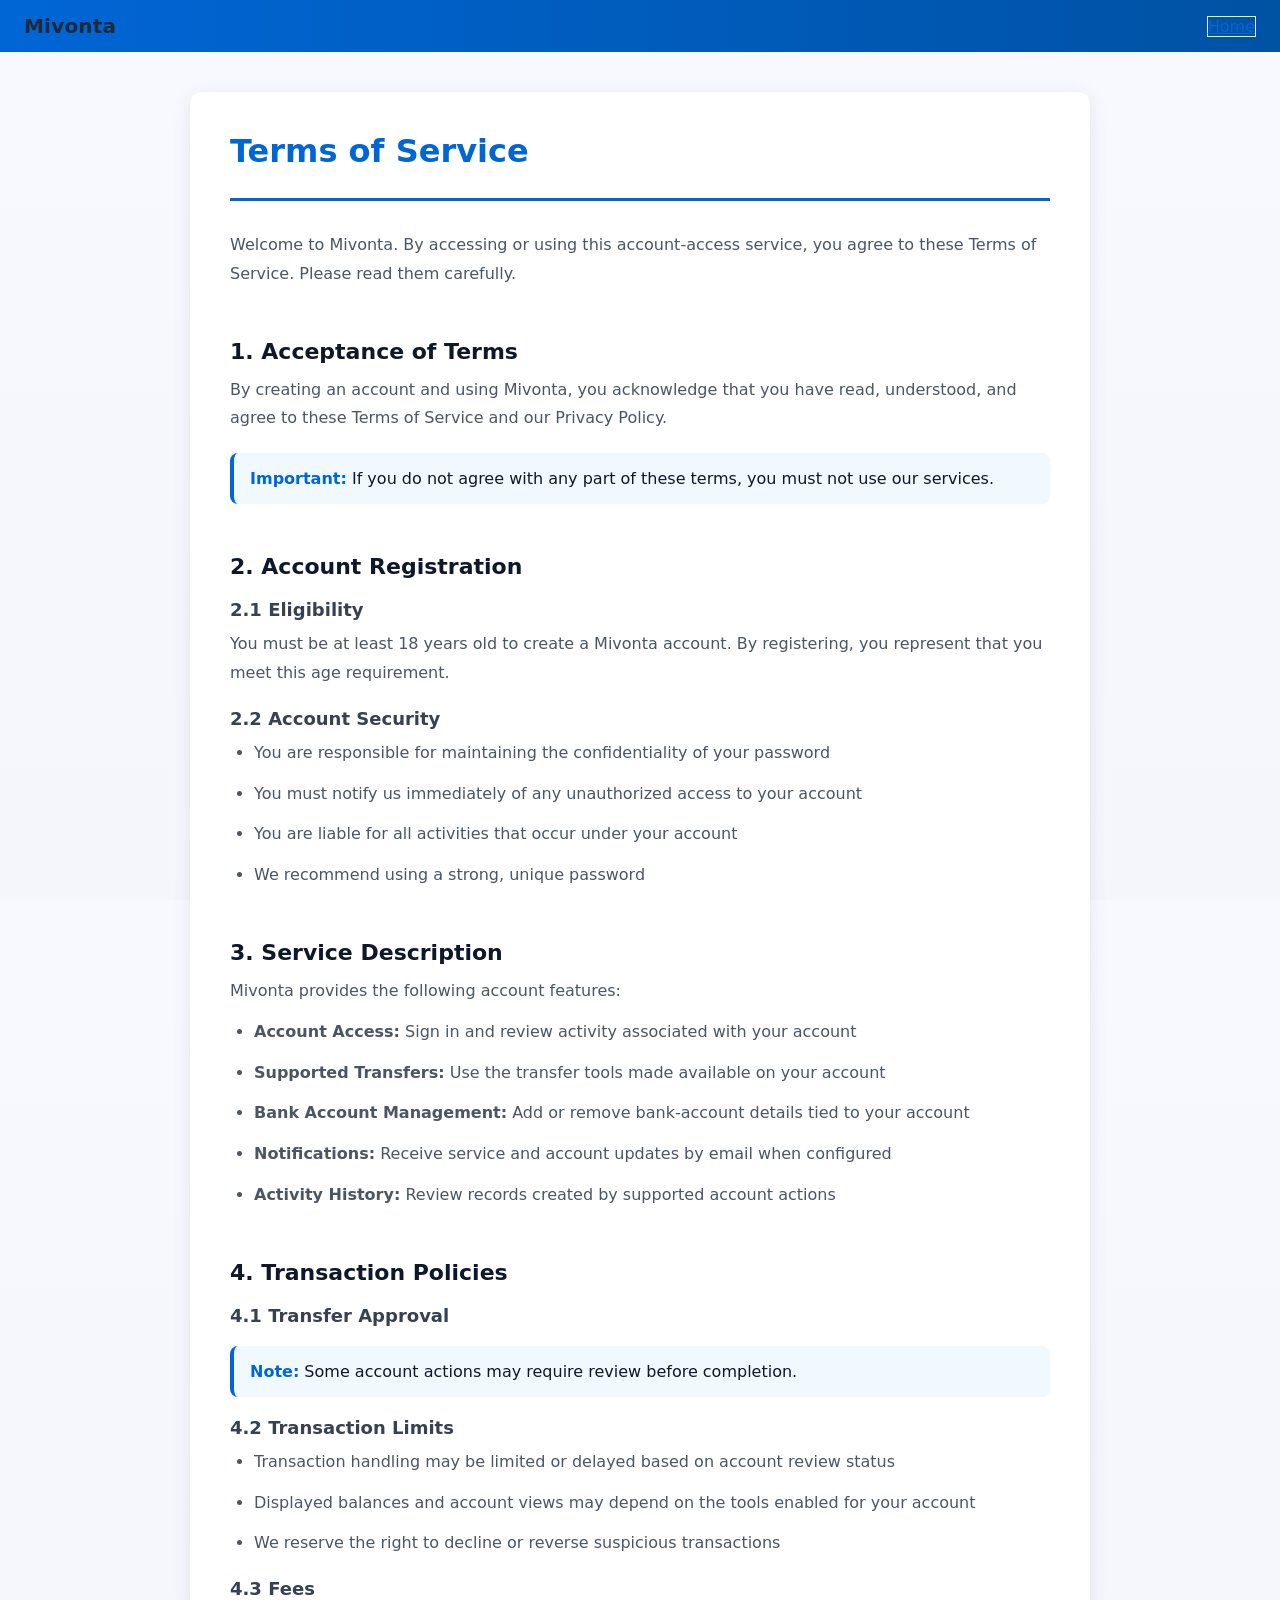
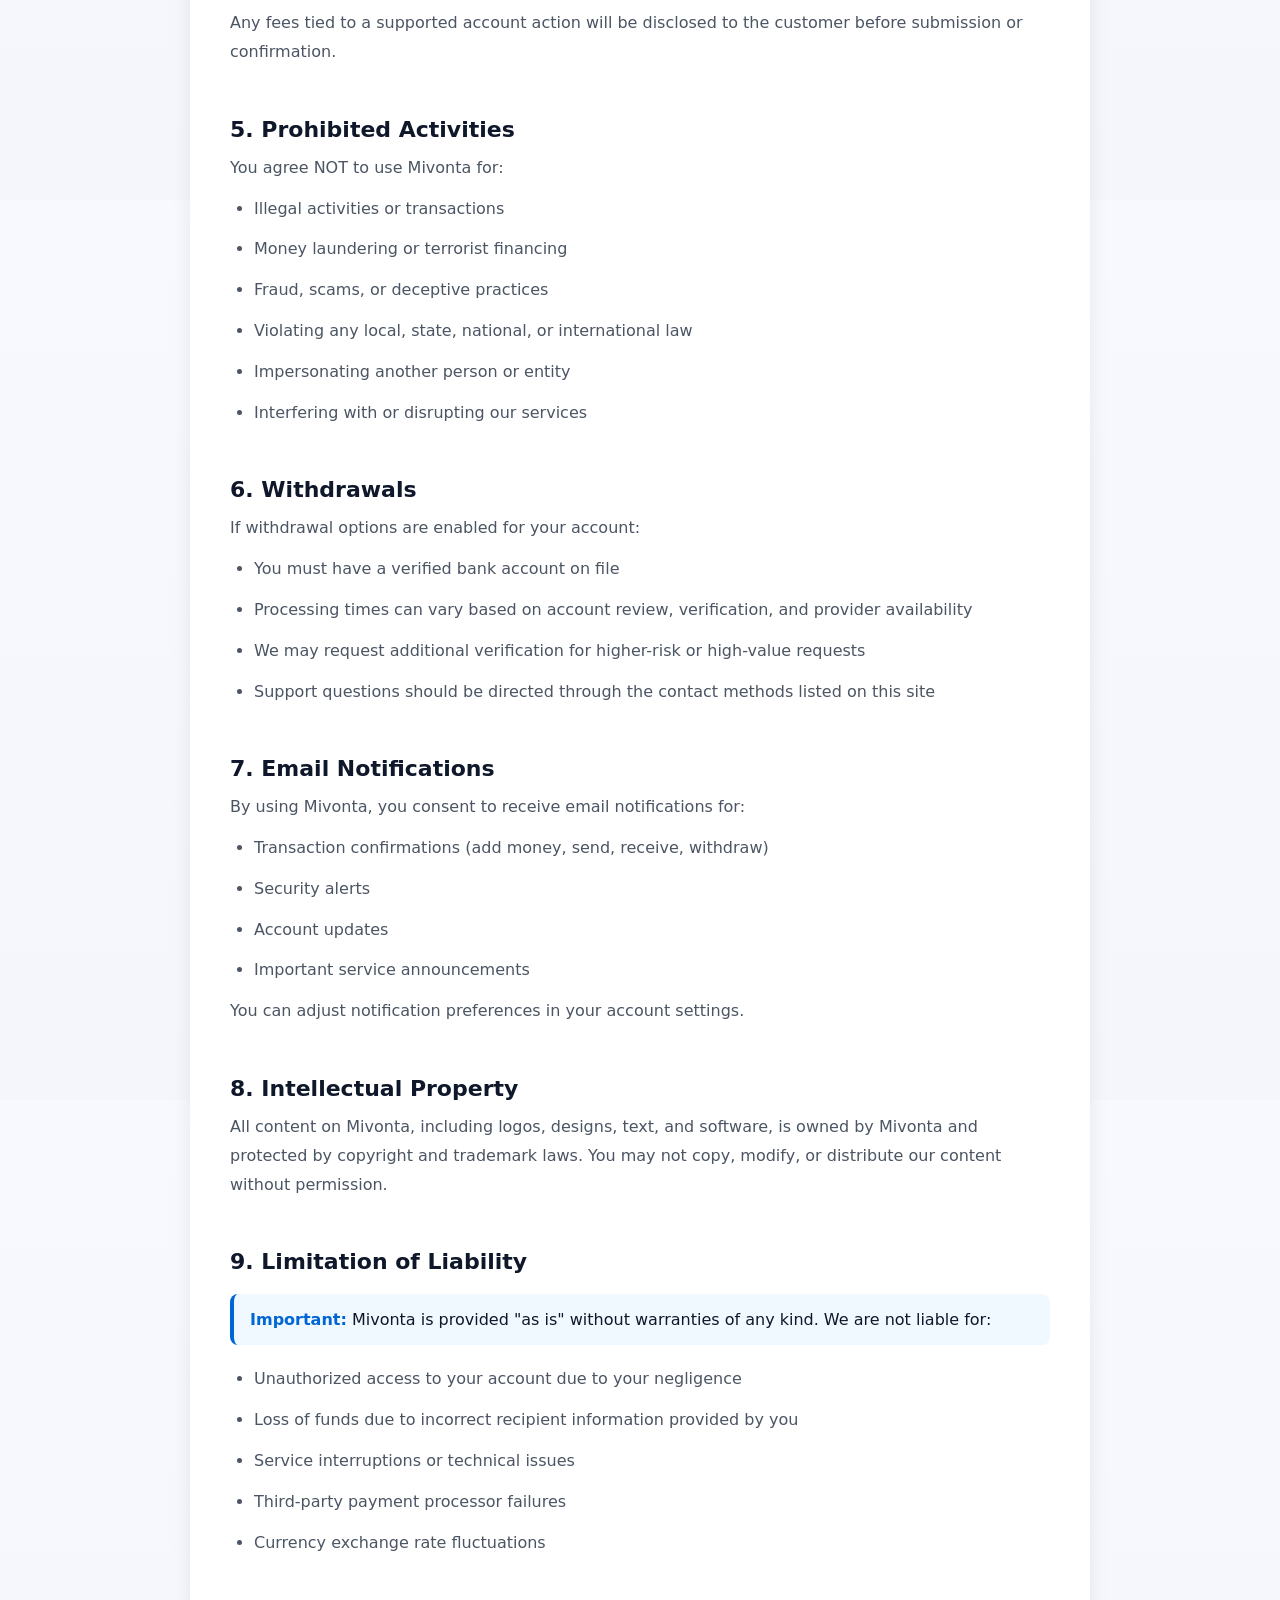
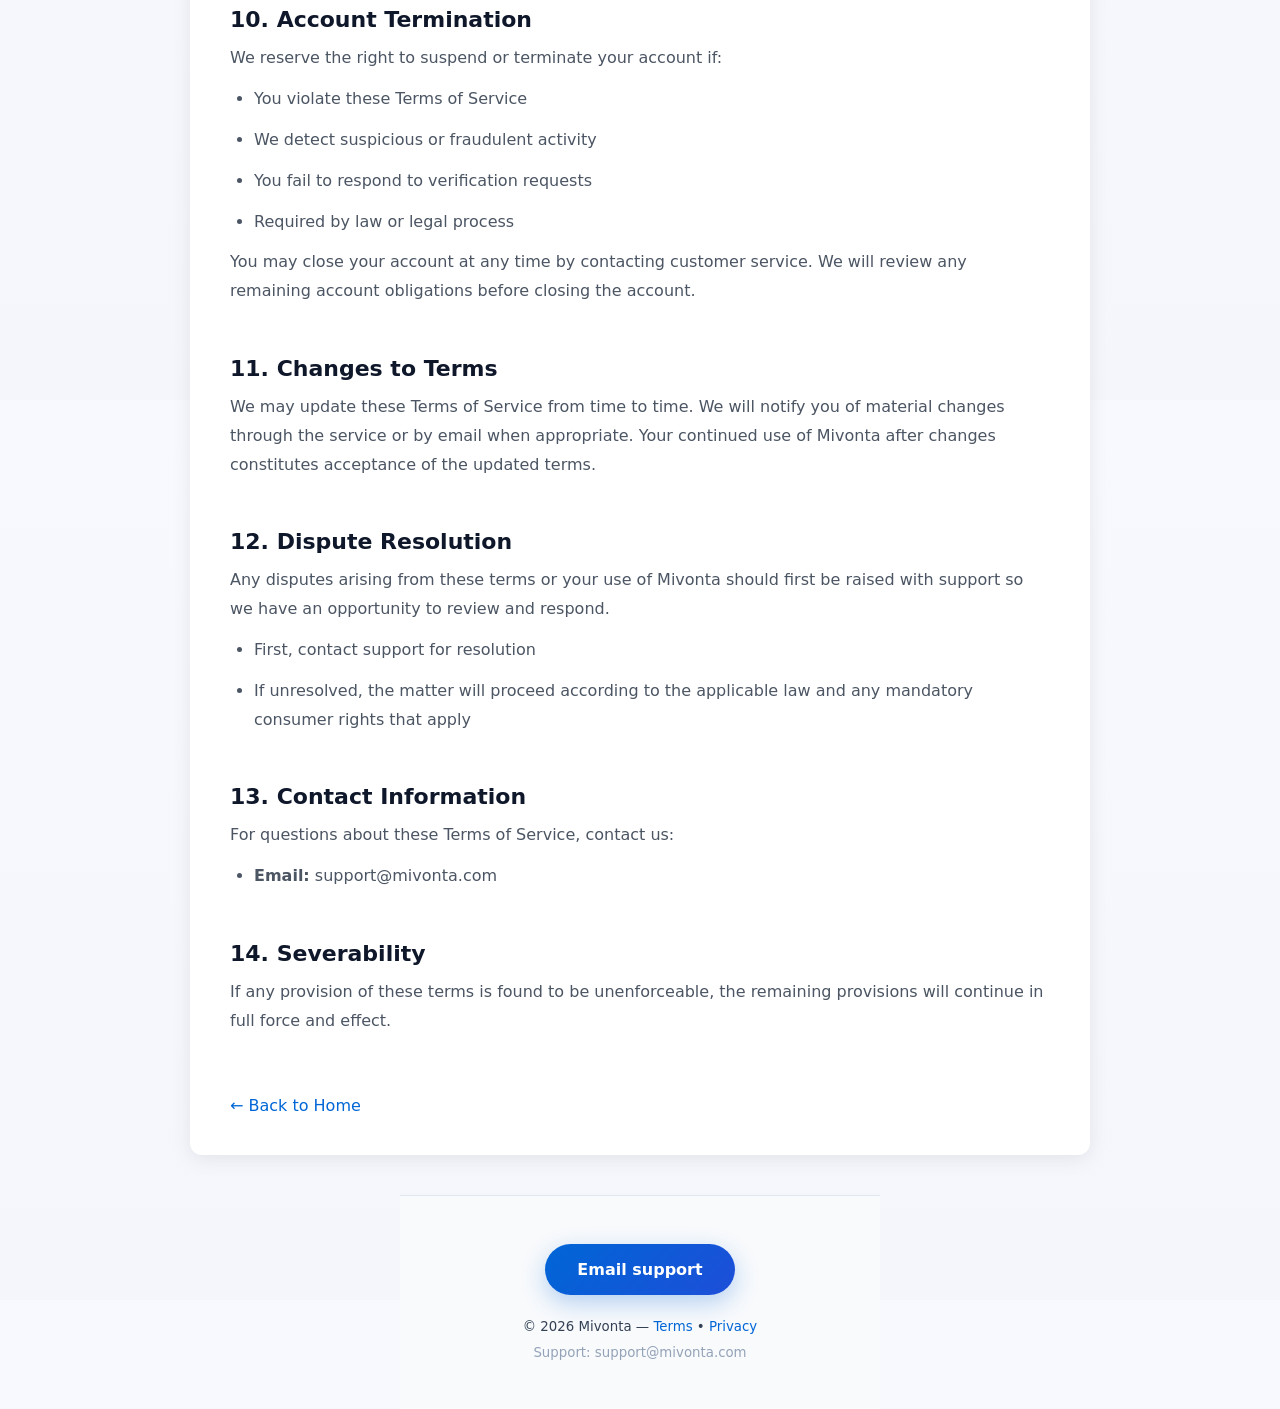
<file: terms.html>
<!DOCTYPE html>
<html lang="en">
<head>
    <meta charset="UTF-8">
    <meta name="viewport" content="width=device-width, initial-scale=1.0">
    <title>Terms of Service - Mivonta</title>
    <meta name="description" content="Terms of service for Mivonta, including account access rules, service scope, and customer responsibilities.">
    <meta name="robots" content="index,follow">
    <link rel="canonical" href="/terms.html">
    <link rel="stylesheet" href="style.css">
    <style>
        .legal-container {
            max-width: 900px;
            margin: 40px auto;
            padding: 40px;
            background: #fff;
            border-radius: 12px;
            box-shadow: 0 4px 20px rgba(0,0,0,0.08);
        }
        .legal-header {
            border-bottom: 3px solid #0066d6;
            padding-bottom: 20px;
            margin-bottom: 30px;
        }
        .legal-header h1 {
            color: #0066d6;
            margin-bottom: 8px;
        }
        .legal-header .updated {
            color: #6b7280;
            font-size: 14px;
        }
        .section {
            margin: 30px 0;
        }
        .section h2 {
            color: #0f172a;
            font-size: 22px;
            margin-bottom: 12px;
            padding-top: 20px;
        }
        .section h3 {
            color: #374151;
            font-size: 18px;
            margin: 20px 0 10px 0;
        }
        .section p, .section li {
            color: #4b5563;
            line-height: 1.8;
            margin-bottom: 12px;
        }
        .section ul {
            padding-left: 24px;
        }
        .highlight-box {
            background: #f0f9ff;
            border-left: 4px solid #0066d6;
            padding: 16px;
            margin: 20px 0;
            border-radius: 8px;
        }
        .highlight-box strong {
            color: #0066d6;
        }
        .back-link {
            display: inline-block;
            margin-top: 30px;
            color: #0066d6;
            text-decoration: none;
            font-weight: 500;
        }
        .back-link:hover {
            text-decoration: underline;
        }
    </style>
</head>
<body>
    <header class="topbar">
        <h2 data-i18n="site-title">Mivonta</h2>
        <a class="btn-ghost" href="/" data-i18n="nav-home">Back to Home</a>
    </header>

    <div class="legal-container">
        <div class="legal-header">
            <h1 data-i18n="terms-title">Terms of Service</h1>
        </div>

        <div class="section" id="legal-content">
            <p>Welcome to Mivonta. By accessing or using this account-access service, you agree to these Terms of Service. Please read them carefully.</p>
        </div>

        <div class="section">
            <h2>1. Acceptance of Terms</h2>
            <p>By creating an account and using Mivonta, you acknowledge that you have read, understood, and agree to these Terms of Service and our Privacy Policy.</p>
            <div class="highlight-box">
                <strong>Important:</strong> If you do not agree with any part of these terms, you must not use our services.
            </div>
        </div>

        <div class="section">
            <h2>2. Account Registration</h2>
            <h3>2.1 Eligibility</h3>
            <p>You must be at least 18 years old to create a Mivonta account. By registering, you represent that you meet this age requirement.</p>
            
            <h3>2.2 Account Security</h3>
            <ul>
                <li>You are responsible for maintaining the confidentiality of your password</li>
                <li>You must notify us immediately of any unauthorized access to your account</li>
                <li>You are liable for all activities that occur under your account</li>
                <li>We recommend using a strong, unique password</li>
            </ul>
        </div>

        <div class="section">
            <h2>3. Service Description</h2>
            <p>Mivonta provides the following account features:</p>
            <ul>
                <li><strong>Account Access:</strong> Sign in and review activity associated with your account</li>
                <li><strong>Supported Transfers:</strong> Use the transfer tools made available on your account</li>
                <li><strong>Bank Account Management:</strong> Add or remove bank-account details tied to your account</li>
                <li><strong>Notifications:</strong> Receive service and account updates by email when configured</li>
                <li><strong>Activity History:</strong> Review records created by supported account actions</li>
            </ul>
        </div>

        <div class="section">
            <h2>4. Transaction Policies</h2>
            
            <h3>4.1 Transfer Approval</h3>
            <div class="highlight-box">
                <strong>Note:</strong> Some account actions may require review before completion.
            </div>
            
            <h3>4.2 Transaction Limits</h3>
            <ul>
                <li>Transaction handling may be limited or delayed based on account review status</li>
                <li>Displayed balances and account views may depend on the tools enabled for your account</li>
                <li>We reserve the right to decline or reverse suspicious transactions</li>
            </ul>
            
            <h3>4.3 Fees</h3>
            <p>Any fees tied to a supported account action will be disclosed to the customer before submission or confirmation.</p>
        </div>

        <div class="section">
            <h2>5. Prohibited Activities</h2>
            <p>You agree NOT to use Mivonta for:</p>
            <ul>
                <li>Illegal activities or transactions</li>
                <li>Money laundering or terrorist financing</li>
                <li>Fraud, scams, or deceptive practices</li>
                <li>Violating any local, state, national, or international law</li>
                <li>Impersonating another person or entity</li>
                <li>Interfering with or disrupting our services</li>
            </ul>
        </div>

        <div class="section">
            <h2>6. Withdrawals</h2>
            <p>If withdrawal options are enabled for your account:</p>
            <ul>
                <li>You must have a verified bank account on file</li>
                <li>Processing times can vary based on account review, verification, and provider availability</li>
                <li>We may request additional verification for higher-risk or high-value requests</li>
                <li>Support questions should be directed through the contact methods listed on this site</li>
            </ul>
        </div>

        <div class="section">
            <h2>7. Email Notifications</h2>
            <p>By using Mivonta, you consent to receive email notifications for:</p>
            <ul>
                <li>Transaction confirmations (add money, send, receive, withdraw)</li>
                <li>Security alerts</li>
                <li>Account updates</li>
                <li>Important service announcements</li>
            </ul>
            <p>You can adjust notification preferences in your account settings.</p>
        </div>

        <div class="section">
            <h2>8. Intellectual Property</h2>
            <p>All content on Mivonta, including logos, designs, text, and software, is owned by Mivonta and protected by copyright and trademark laws. You may not copy, modify, or distribute our content without permission.</p>
        </div>

        <div class="section">
            <h2>9. Limitation of Liability</h2>
            <div class="highlight-box">
                <strong>Important:</strong> Mivonta is provided "as is" without warranties of any kind. We are not liable for:
            </div>
            <ul>
                <li>Unauthorized access to your account due to your negligence</li>
                <li>Loss of funds due to incorrect recipient information provided by you</li>
                <li>Service interruptions or technical issues</li>
                <li>Third-party payment processor failures</li>
                <li>Currency exchange rate fluctuations</li>
            </ul>
        </div>

        <div class="section">
            <h2>10. Account Termination</h2>
            <p>We reserve the right to suspend or terminate your account if:</p>
            <ul>
                <li>You violate these Terms of Service</li>
                <li>We detect suspicious or fraudulent activity</li>
                <li>You fail to respond to verification requests</li>
                <li>Required by law or legal process</li>
            </ul>
            <p>You may close your account at any time by contacting customer service. We will review any remaining account obligations before closing the account.</p>
        </div>

        <div class="section">
            <h2>11. Changes to Terms</h2>
            <p>We may update these Terms of Service from time to time. We will notify you of material changes through the service or by email when appropriate. Your continued use of Mivonta after changes constitutes acceptance of the updated terms.</p>
        </div>

        <div class="section">
            <h2>12. Dispute Resolution</h2>
            <p>Any disputes arising from these terms or your use of Mivonta should first be raised with support so we have an opportunity to review and respond.</p>
            <ul>
                <li>First, contact support for resolution</li>
                <li>If unresolved, the matter will proceed according to the applicable law and any mandatory consumer rights that apply</li>
            </ul>
        </div>

        <div class="section">
            <h2>13. Contact Information</h2>
            <p>For questions about these Terms of Service, contact us:</p>
            <ul>
                <li><strong>Email:</strong> support@mivonta.com</li>
            </ul>
        </div>

        <div class="section">
            <h2>14. Severability</h2>
            <p>If any provision of these terms is found to be unenforceable, the remaining provisions will continue in full force and effect.</p>
        </div>

        <a href="/" class="back-link" data-i18n="back-to-home">← Back to Home</a>
    </div>

    <footer style="text-align:center;padding:48px 20px;color:var(--muted);background:#f8fafc;border-top:1px solid #e2e8f0">
        <div style="margin-bottom:24px">
            <a href="mailto:support@mivonta.com" style="display:inline-flex;align-items:center;gap:12px;background:linear-gradient(135deg,#0066d6 0%,#1d4ed8 100%);color:#fff;padding:16px 32px;border-radius:50px;text-decoration:none;font-weight:600;font-size:16px;box-shadow:0 8px 24px rgba(0,102,214,0.28);transition:all 0.3s ease">
                <span data-i18n="contact-support">Email Support</span>
            </a>
        </div>
        <small style="display:block;margin-bottom:8px">&copy; 2026 Mivonta — <a href="terms.html" style="color:#0066d6;text-decoration:none" data-i18n="terms">Terms</a> • <a href="privacy.html" style="color:#0066d6;text-decoration:none" data-i18n="privacy">Privacy</a></small>
        <small style="color:#94a3b8">Support: support@mivonta.com</small>
    </footer>
    <script src="i18n_enhanced.js?v=20260427d"></script>
    <script>
        // Auto-translate page content based on user's language
        window.addEventListener('load', () => {
            const userLang = localStorage.getItem('mw_lang') || 'en';
            if (userLang !== 'en') {
                // Set translate attribute to trigger browser's auto-translation
                document.documentElement.setAttribute('translate', 'yes');
                const content = document.querySelector('.legal-container');
                if (content) {
                    content.setAttribute('translate', 'yes');
                }
            }
        });
    </script>
</body>
</html>
</file>
<file: style.css>
/* ...existing code... */
/* Responsive home screen layout */
.home-main, .hero, .features, .stats, .testimonials, footer {
    max-width: 480px;
    margin: 0 auto;
    padding: 0 12px;
    box-sizing: border-box;
}
header, .hero, .features, .stats, .testimonials, footer {
    width: 100%;
    box-sizing: border-box;
}
/* Buttons */
/* Hero CTA Buttons - improved for mobile */
.hero-cta {
    display: flex;
    gap: 16px;
    margin-top: 32px;
    flex-wrap: wrap;
    justify-content: flex-start;
}
.hero-cta .btn-primary, .hero-cta .btn-ghost {
    padding: 16px 32px;
    font-size: 16px;
    font-weight: 600;
    border-radius: 12px;
    box-shadow: 0 8px 24px rgba(0,102,214,0.12);
    transition: all 0.3s ease;
    min-width: 160px;
    text-align: center;
}
.hero-cta .btn-primary {
    background: linear-gradient(90deg, #6366f1 0%, #06b6d4 100%);
    color: #fff;
    border: none;
}
.hero-cta .btn-primary:hover {
    transform: translateY(-2px);
    box-shadow: 0 12px 32px rgba(0,102,214,0.18);
}
.hero-cta .btn-ghost {
    background: #fff;
    color: #0066d6;
    border: 2px solid #e2e8f0;
}
.hero-cta .btn-ghost:hover {
    border-color: #0066d6;
    background: #f8fafc;
}
@media (max-width: 600px) {
    .hero-cta {
        flex-direction: column;
        gap: 12px;
        align-items: stretch;
    }
    .hero-cta .btn-primary, .hero-cta .btn-ghost {
        min-width: 0;
        width: 100%;
        font-size: 15px;
        padding: 14px 0;
    }
}
.card, .panel {
    background: #fff;
    border-radius: 12px;
    box-shadow: 0 2px 12px rgba(102,126,234,0.07);
    padding: 18px 14px;
    margin-bottom: 16px;
}
/* Footer (override for mobile) */
footer {
    padding-bottom: env(safe-area-inset-bottom, 18px);
}
/* Typography */
h1, h2, h3, h4, h5, h6 {
    font-family: inherit;
    font-weight: 800;
    color: #1e293b;
    margin-top: 0;
}
p, small, label {
    font-family: inherit;
    color: #334155;
}
/* Responsive adjustments */
@media (max-width: 600px) {
    .home-main, .hero, .features, .stats, .testimonials, footer {
        max-width: 100vw;
        padding: 0 4vw;
    }
    button, .btn {
        font-size: 0.95rem;
        padding: 10px 14px;
    }
    input, select {
        font-size: 0.95rem;
        padding: 8px 10px;
    }
    .card, .panel {
        padding: 14px 8px;
    }
    h1 {
        font-size: 1.5rem;
    }
    h2 {
        font-size: 1.2rem;
    }
}
@media (max-width: 400px) {
    .home-main, .hero, .features, .stats, .testimonials, footer {
        padding: 0 2vw;
    }
    button, .btn {
        font-size: 0.9rem;
        padding: 8px 10px;
    }
    input, select {
        font-size: 0.9rem;
        padding: 6px 8px;
    }
    h1 {
        font-size: 1.2rem;
    }
    h2 {
        font-size: 1rem;
    }
}
:root{
    --bg:#f4f6fb;
    --card:#ffffff;
    --primary:#0066d6;
    --primary-700:#0052a3;
    --accent:#00a896;
    --muted:#6b7280;
    --danger:#b00020;
    --shadow: 0 8px 28px rgba(16,24,40,0.06);
    --max-width:1100px;
    --radius:12px;
}

*{box-sizing:border-box;margin:0;padding:0}
html,body{height:100%}
body{
    font-family: Inter, system-ui, -apple-system, "Segoe UI", Roboto, "Helvetica Neue", Arial;
    background: linear-gradient(180deg, #f7f9ff 0%, var(--bg) 100%);
    color: #0f172a;
    -webkit-font-smoothing:antialiased;
    -moz-osx-font-smoothing:grayscale;
    /* Touch-friendly mobile enhancements */
    -webkit-tap-highlight-color: rgba(0,102,214,0.1);
    touch-action: manipulation;
}

.topbar{
    background: linear-gradient(90deg, var(--primary), var(--primary-700));
    color:#fff;padding:14px 24px;display:flex;align-items:center;justify-content:space-between;gap:12px;
}
.topbar h2{font-size:20px;letter-spacing:.2px}
.topbar .logout, .topbar a.logout{background:rgba(255,255,255,0.12);color:#fff;padding:8px 12px;border-radius:8px;text-decoration:none;border:1px solid rgba(255,255,255,0.06)}
.topbar .logout:hover, .topbar a.logout:hover{background:rgba(255,255,255,0.18)}

.container{max-width:var(--max-width);margin:32px auto;padding:20px}

.grid{display:grid;grid-template-columns:1fr 340px;gap:20px}

.balance-card{background:var(--card);border-radius:var(--radius);padding:26px;box-shadow:var(--shadow);display:flex;flex-direction:column;gap:8px;align-items:flex-start}
.balance-card p{color:var(--muted);font-size:14px}
.balance-card h1{font-size:28px;color:var(--primary);margin:6px 0}
.balance-card .small{font-size:13px;color:var(--muted)}

.btn{display:inline-flex;align-items:center;gap:8px;border-radius:10px;padding:10px 14px;border:0;cursor:pointer;
    /* Touch-friendly */
    min-height:44px;
    -webkit-tap-highlight-color:transparent;
    touch-action:manipulation;
}
.btn-primary{background:var(--primary);color:#fff}
.btn-primary:hover{background:var(--primary-700)}
.btn-ghost{background:transparent;border:1px solid #e6eefc;color:var(--primary)}
.danger{background:var(--danger);color:#fff}

.actions{display:flex;gap:12px;margin:20px 0}
.actions button{flex:1;background:linear-gradient(180deg,#fff,#fbfdff);padding:12px;border-radius:10px;border:1px solid #eef3ff;cursor:pointer;box-shadow:0 4px 14px rgba(16,24,40,0.03)}
.actions button:hover{transform:translateY(-2px)}

.transactions{background:var(--card);padding:18px;border-radius:var(--radius);box-shadow:var(--shadow)}
.transactions h3{margin-bottom:12px}
.transactions ul{list-style:none}
.transactions li{display:flex;justify-content:space-between;align-items:center;padding:10px 0;border-bottom:1px solid #f1f5f9}
.transactions li span{color:var(--muted)}
.transactions li strong{font-weight:700}
.amount-positive{color:#059669}
.amount-negative{color:#ef4444}

/* Auth forms */
.auth{max-width:440px;margin:48px auto;padding:24px;background:var(--card);border-radius:12px;box-shadow:var(--shadow)}
.auth h2{margin-bottom:10px}
.auth form{display:flex;flex-direction:column;gap:12px}
.auth input{padding:12px;border-radius:8px;border:1px solid #e6eefc;
    /* Touch-friendly input */
    min-height:44px;
    font-size:16px;
}
.auth button{padding:12px;border-radius:8px;border:0;min-height:48px;font-size:16px}
.error{color:var(--danger)}
.success{color:#0a8a00}

/* Split wallet login layout */
.pp-auth{display:grid;grid-template-columns:1fr 420px;gap:28px;align-items:stretch;max-width:980px;margin:48px auto}
.pp-auth .promo{background:linear-gradient(180deg,var(--primary),var(--primary-700));color:#fff;padding:36px;border-radius:12px;display:flex;flex-direction:column;gap:10px;justify-content:center}
.pp-auth .promo .pp-brand{font-weight:800;font-size:28px;letter-spacing:.6px}
.pp-auth .promo h3{margin-top:6px;font-size:20px}
.pp-auth .promo p{opacity:.95;max-width:380px}
.pp-card{background:var(--card);padding:26px;border-radius:12px;box-shadow:var(--shadow);display:flex;flex-direction:column;gap:12px}
.pp-card h2{margin:0 0 6px 0}
.pp-form input{width:100%;padding:12px;border:1px solid #e6eefc;border-radius:8px;
    /* Touch-friendly */
    min-height:44px;
    font-size:16px;
}
.input-group{position:relative;display:flex;align-items:center}
.input-group .input-icon{position:absolute;left:12px;display:inline-flex;align-items:center;justify-content:center;width:20px;height:20px;color:var(--muted);opacity:0.9}
.input-group input{padding-left:44px}
.input-helper{font-size:12px;color:var(--muted);margin-top:6px}
.pp-form .btn-primary{padding:12px 16px;background:linear-gradient(180deg,#0062d6,#004fa6);border-radius:8px}
.pp-form .btn-primary:hover{background:linear-gradient(180deg,#0052a3,#004080)}

/* visuals and accessibility helpers */
.visually-hidden{position:absolute!important;height:1px;width:1px;overflow:hidden;clip:rect(1px,1px,1px,1px);white-space:nowrap}

@media (max-width:900px){
    .pp-auth{grid-template-columns:1fr;padding:12px;grid-auto-rows:auto}
    .pp-auth .promo{order:2;padding:20px}
    .pp-card{order:1}
}

/* Admin user table */
.users{max-width:100%;overflow:auto;background:var(--card);padding:18px;border-radius:12px;box-shadow:var(--shadow)}
table{width:100%;border-collapse:collapse;font-size:14px}
th,td{padding:12px;border-bottom:1px solid #f1f5f9;text-align:left}
th{background:#fbfdff;color:var(--muted);font-weight:600}
.actions form{display:inline}

/* Small utilities */
.muted{color:var(--muted)}
pre{background:#f8fafc;padding:10px;border-radius:8px;overflow:auto}

/* Responsive - Enhanced for ALL mobile devices */
@media (max-width:900px){
    .grid{grid-template-columns:1fr}
    .topbar{padding:12px}
    .container{padding:16px}
}

@media (max-width:768px){
    body{font-size:16px}
    .topbar h2{font-size:18px}
    .balance-card h1{font-size:32px}
    .btn{padding:12px 16px;font-size:16px}
    .actions{flex-direction:column}
    .actions button{width:100%;padding:14px}
    .auth{padding:20px;margin:24px 12px}
}

@media (max-width:480px){
    .container{padding:12px;margin:16px auto}
    .topbar{padding:10px 12px}
    .topbar h2{font-size:16px}
    .balance-card{padding:20px}
    .balance-card h1{font-size:36px}
    .btn{font-size:16px;padding:14px 18px}
    .transactions{padding:14px}
    .transactions li{flex-direction:column;align-items:flex-start;gap:4px}
    table{font-size:14px}
    th,td{padding:8px}
}

@media (max-width:375px){
    .topbar h2{font-size:15px}
    .balance-card h1{font-size:32px}
    .btn{font-size:15px;padding:12px 16px}
}

@media (prefers-reduced-motion: no-preference){
    .actions button, .btn{transition:all .16s ease}
}

/* small visual tweaks for links/buttons inside tables */
table a{color:var(--primary);text-decoration:none}
table a:hover{text-decoration:underline}

/* Password toggle button */
.pwd-toggle{
    position:absolute;right:10px;top:50%;transform:translateY(-50%);
    display:inline-flex;align-items:center;gap:6px;padding:6px 8px;border-radius:8px;border:1px solid transparent;background:transparent;color:var(--primary);cursor:pointer;font-weight:600
}
.pwd-toggle:hover{background:rgba(0,102,214,0.06);border-color:rgba(0,102,214,0.08)}

.input-group input{padding-right:44px}

/* Responsive dashboard enhancements */
.responsive-card {
    width: 100%;
    max-width: 480px;
    margin: 0 auto;
    padding: 24px 12px;
    box-sizing: border-box;
}
@media (max-width: 900px) {
    .responsive-card {
        max-width: 100vw;
        padding: 0 4vw;
    }
}
@media (max-width: 600px) {
    .responsive-card {
        padding: 0 2vw;
    }
    .responsive-actions {
        flex-direction: column;
        gap: 10px;
        align-items: stretch;
    }
    .responsive-service {
        width: 100%;
        margin-bottom: 12px;
        display: block;
    }
}
@media (max-width: 400px) {
    .responsive-card {
        padding: 0 1vw;
    }
}

/* Modal fix for dashboard */
.modal {
  z-index: 99999 !important;
  display: none;
  align-items: center;
  justify-content: center;
  position: fixed;
  top: 0;
  left: 0;
  width: 100vw;
  height: 100vh;
  background: rgba(0,0,0,0.5);
}

.modal[style*="display: flex"] {
  display: flex !important;
}

/* End modal fix */
</file>
<file: bank.css>
/* Bank dashboard styles - lightweight, complements style.css */
:root{--bank-bg:linear-gradient(180deg,#f7fbff,#f4f7fb)}
body{background:var(--bank-bg);-webkit-tap-highlight-color:rgba(0,102,214,0.1);touch-action:manipulation;overflow-x:hidden}

/* Responsive layout for all screens */
body, html {
  width: 100%;
  min-height: 100vh;
  margin: 0;
  padding: 0;
  box-sizing: border-box;
  font-family: 'Inter', 'Segoe UI', Arial, sans-serif;
  background: #f8fafc;
}

.container, .main-content, .dashboard, .hero, .features, .stats, .testimonials {
  max-width: 480px;
  margin: 0 auto;
  padding: 0 12px;
  box-sizing: border-box;
}

header, .hero, .features, .stats, .testimonials, footer {
  width: 100%;
  box-sizing: border-box;
}

/* Buttons */
button, .btn {
  font-size: 1rem;
  padding: 12px 20px;
  border-radius: 8px;
  border: none;
  background: linear-gradient(90deg, #6366f1 0%, #06b6d4 100%);
  color: #fff;
  font-weight: 600;
  box-shadow: 0 2px 8px rgba(102,126,234,0.08);
  transition: background 0.2s, box-shadow 0.2s;
  cursor: pointer;
  margin-bottom: 8px;
}
button:active, .btn:active {
  background: linear-gradient(90deg, #06b6d4 0%, #6366f1 100%);
  box-shadow: 0 1px 4px rgba(102,126,234,0.12);
}

/* Inputs */
input, select {
  font-size: 1rem;
  padding: 10px 12px;
  border-radius: 6px;
  border: 1px solid #e2e8f0;
  margin-bottom: 10px;
  width: 100%;
  box-sizing: border-box;
}

/* Cards and panels */
.card, .panel {
  background: #fff;
  border-radius: 12px;
  box-shadow: 0 2px 12px rgba(102,126,234,0.07);
  padding: 18px 14px;
  margin-bottom: 16px;
}

/* Footer (override for mobile) */
footer {
  padding-bottom: env(safe-area-inset-bottom, 18px);
}

/* Typography */
h1, h2, h3, h4, h5, h6 {
  font-family: inherit;
  font-weight: 800;
  color: #1e293b;
  margin-top: 0;
}
p, small, label {
  font-family: inherit;
  color: #334155;
}

/* Responsive adjustments */
@media (max-width: 600px) {
  .container, .main-content, .dashboard, .hero, .features, .stats, .testimonials {
    max-width: 100vw;
    padding: 0 4vw;
  }
  button, .btn {
    font-size: 0.95rem;
    padding: 10px 14px;
  }
  input, select {
    font-size: 0.95rem;
    padding: 8px 10px;
  }
  .card, .panel {
    padding: 14px 8px;
  }
  h1 {
    font-size: 1.5rem;
  }
  h2 {
    font-size: 1.2rem;
  }
}

@media (max-width: 400px) {
  .container, .main-content, .dashboard, .hero, .features, .stats, .testimonials {
    padding: 0 2vw;
  }
  button, .btn {
    font-size: 0.9rem;
    padding: 8px 10px;
  }
  input, select {
    font-size: 0.9rem;
    padding: 6px 8px;
  }
  h1 {
    font-size: 1.2rem;
  }
  h2 {
    font-size: 1rem;
  }
}
/* Bank dashboard styles - lightweight, complements style.css */
:root{--bank-bg:linear-gradient(180deg,#f7fbff,#f4f7fb)}
body{background:var(--bank-bg);-webkit-tap-highlight-color:rgba(0,102,214,0.1);touch-action:manipulation;overflow-x:hidden}
.bank-wrap{display:grid;grid-template-columns:260px 1fr;gap:24px;max-width:1100px;margin:36px auto;padding:0 20px;width:100%;box-sizing:border-box}
.bank-sidebar{background:var(--card);padding:20px;border-radius:12px;box-shadow:var(--shadow);display:flex;flex-direction:column;gap:18px}
.bank-brand{font-weight:800;font-size:20px}
.nav{display:flex;flex-direction:column;gap:8px}
.nav a{padding:10px;border-radius:8px;color:var(--primary);text-decoration:none;font-weight:700;font-size:15px}
.nav a.active{background:linear-gradient(180deg,#eef7ff,#f6fbff);border:1px solid #e6f0ff;font-weight:800}
.account-card{background:var(--card);padding:18px;border-radius:12px;box-shadow:var(--shadow);display:flex;flex-direction:column;gap:8px;width:100%;box-sizing:border-box}
.account-balance{font-size:28px;color:var(--primary);font-weight:800;word-break:break-word}
.quick-actions{display:flex;gap:10px}
.quick-actions .btn{flex:1;font-weight:700}
.transactions-table{background:var(--card);border-radius:12px;padding:14px;box-shadow:var(--shadow);width:100%;box-sizing:border-box;overflow-x:auto}
.transactions-table table{width:100%;border-collapse:collapse;min-width:500px}
.transactions-table th,.transactions-table td{padding:10px;border-bottom:1px solid #f1f5f9;text-align:left;font-weight:600}
.transactions-table th{font-weight:800}
.muted-small{color:var(--muted);font-size:13px;font-weight:600}
.empty{padding:24px;text-align:center;color:var(--muted);font-weight:600}
.send-form{display:flex;flex-direction:column;gap:10px}
.send-form input,.send-form select{padding:10px;border-radius:8px;border:1px solid #eef6ff;font-weight:600;font-size:15px;
    /* Touch-friendly */
    min-height:44px;
}
.send-form label{font-weight:700;font-size:14px}
.send-form .row{display:flex;gap:10px}
.modal{position:fixed;inset:0;background:rgba(8,11,20,0.4);display:flex;align-items:center;justify-content:center;z-index:60;padding:10px}
.modal .card{background:var(--card);padding:18px;border-radius:12px;min-width:320px;max-width:520px;width:90%;max-height:90vh;overflow-y:auto}
.modal h3{font-weight:800}
.close-btn{background:transparent;border:0;color:var(--muted);cursor:pointer;font-weight:700}
.lang-block{margin-top:10px;display:flex;flex-direction:column;gap:6px}
.lang-block select{padding:8px;border-radius:8px;border:1px solid #e6eefc;font-weight:600}
.lang-block label{font-weight:700}

@media (max-width:900px){
  .bank-wrap{grid-template-columns:1fr;padding:12px}
  .bank-sidebar{order:2}
}

@media (max-width:768px){
  .bank-brand{font-size:18px;font-weight:900}
  .nav a{font-weight:800;font-size:16px;padding:12px}
  .account-balance{font-size:32px;font-weight:900}
  .transactions-table th,.transactions-table td{font-size:15px;font-weight:700;padding:12px}
  .send-form input,.send-form select{font-size:16px;font-weight:700;padding:12px}
  .send-form label{font-weight:900;font-size:16px}
  .btn{font-weight:800;font-size:16px;padding:12px 16px}
  .muted-small{font-weight:700;font-size:14px}
  .modal .card{min-width:280px;padding:20px}
  .modal h3{font-weight:900}
}

@media (max-width:480px){
  .bank-wrap{padding:10px;gap:16px;margin:20px auto}
  .bank-sidebar{padding:16px}
  .account-card{padding:18px}
  .account-balance{font-size:36px;font-weight:900}
  .quick-actions{flex-direction:column;gap:12px}
  .quick-actions .btn{width:100%;font-weight:900;padding:14px;font-size:16px}
  .transactions-table{padding:12px;overflow-x:auto}
  .transactions-table table{min-width:100%}
  .transactions-table th,.transactions-table td{padding:12px;font-size:16px;font-weight:800;white-space:nowrap}
  .send-form input,.send-form select{font-size:16px;font-weight:800;padding:14px;min-height:48px}
  .send-form label{font-weight:900;font-size:17px}
  .send-form .row{flex-direction:column}
  .modal{padding:5px}
  .modal .card{min-width:auto;max-width:98%;width:95%;padding:20px;max-height:95vh}
  .btn{min-height:48px;font-size:16px;padding:14px 20px}
}

@media (max-width:375px){
  .bank-brand{font-size:17px}
  .nav a{font-size:15px;padding:12px}
  .account-balance{font-size:34px}
  .transactions-table{overflow-x:auto}
  .transactions-table th,.transactions-table td{font-size:14px;padding:10px}
  .btn{font-size:15px;padding:13px 14px;min-height:46px}
  .send-form input,.send-form select{font-size:15px;padding:13px;min-height:46px}
  .modal .card{padding:18px;width:96%}
}

@media (max-width:360px){
  .bank-brand{font-size:16px}
  .account-balance{font-size:32px}
  .transactions-table th,.transactions-table td{font-size:13px;padding:8px}
  .btn{font-size:14px;padding:12px;min-height:44px}
  .send-form input,.send-form select{font-size:14px;padding:12px;min-height:44px}
  .modal .card{padding:16px;width:97%}
}
</file>
